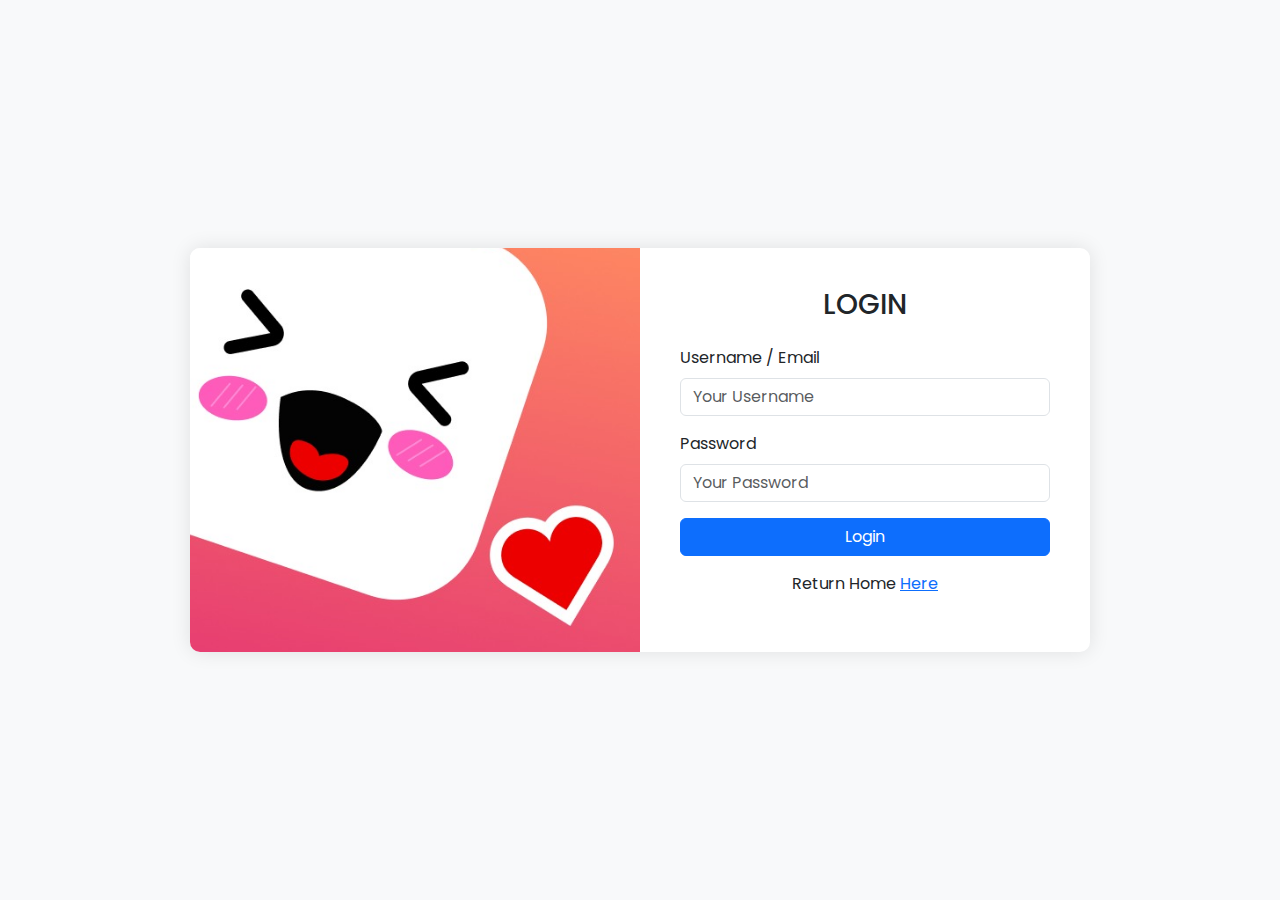
<file: index.html>
<!DOCTYPE html>
<html lang="en">

<head>
    <meta charset="UTF-8">
    <title>Login Form</title>
    <meta name="viewport" content="width=device-width, initial-scale=1.0">

    <link rel="icon" type="image/png" href="assets/img/logo-strfm.jpg">
    <link href="https://cdn.jsdelivr.net/npm/bootstrap@5.3.3/dist/css/bootstrap.min.css" rel="stylesheet">
    <link href="https://fonts.googleapis.com/css2?family=Poppins:wght@300;400;500;600;700&display=swap" rel="stylesheet">
    <link rel="stylesheet" href="assets/css/login.css">

    <style>
        .login-image {
            background: url('assets/img/icon-rentkano.jpeg') no-repeat center center;
            background-size: cover;
            min-height: 300px;
        }
    </style>
</head>

<body>

<div class="container d-flex justify-content-center align-items-center">
    <div class="row login-container">
        <div class="col-md-6 login-image"></div>

        <div class="col-md-6 login-form">
            <h3 class="mb-4 text-center">LOGIN</h3>

            <!-- hanya tambahkan id -->
            <form id="loginForm">
                <input type="hidden" name="id" value="1">

                <div class="mb-3">
                    <label for="username" class="form-label">Username / Email</label>
                    <input type="text" id="email" class="form-control" placeholder="Your Username">
                </div>

                <div class="mb-3">
                    <label for="password" class="form-label">Password</label>
                    <input type="password" id="password" class="form-control" placeholder="Your Password">
                </div>

                <button type="submit" class="btn btn-primary w-100">Login</button>

                <p class="mt-3 text-center">Return Home <a href="#">Here</a></p>

                <div id="result" class="mt-3 text-center text-danger"></div>
            </form>
        </div>
    </div>
</div>

<script>
document.getElementById("loginForm").addEventListener("submit", function(e) {
    e.preventDefault();

    const email = document.getElementById("email").value;
    const password = document.getElementById("password").value;

    fetch("http://52.77.1.104:8080/api/auth/login", {
        method: "POST",
        headers: {
            "Content-Type": "application/json"
        },
        body: JSON.stringify({
            email: email,
            password: password
        })
    })
    .then(res => res.json())
    .then(data => {
        if (data.status === "success") {
            localStorage.setItem("jwt_token", data.data.token);
            window.location.href = "dashboard.html"; // redirect ke dashboard
        } else {
            document.getElementById("result").textContent = data.message || "Login gagal";
        }
    })
    .catch(err => {
        document.getElementById("result").textContent = "Server error";
    });
});
</script>

</body>
</html>
</file>
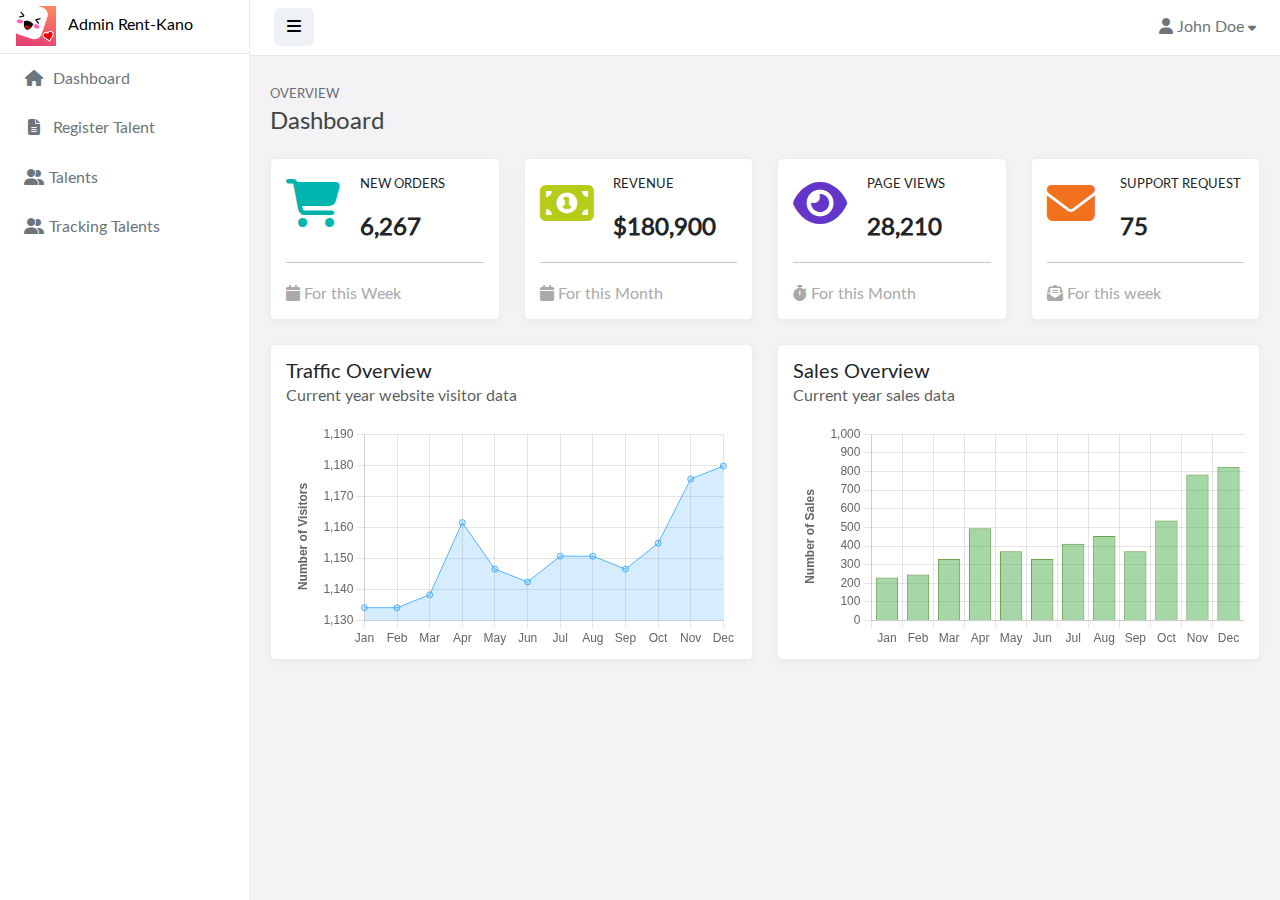
<file: dashboard.html>
<!doctype html>
<!-- 
* Bootstrap Simple Admin Template
* Version: 2.1
* Author: Alexis Luna
* Website: https://github.com/alexis-luna/bootstrap-simple-admin-template
-->
<html lang="en">

<head>
    <meta charset="utf-8">
    <meta name="viewport" content="width=device-width, initial-scale=1, shrink-to-fit=no">
    <meta http-equiv="X-UA-Compatible" content="IE=edge">
    <title>Dashboard | Bootstrap Simple Admin Template</title>
    <link href="assets/vendor/fontawesome/css/fontawesome.min.css" rel="stylesheet">
    <link href="assets/vendor/fontawesome/css/solid.min.css" rel="stylesheet">
    <link href="assets/vendor/fontawesome/css/brands.min.css" rel="stylesheet">
    <link href="assets/vendor/bootstrap/css/bootstrap.min.css" rel="stylesheet">
    <link href="assets/css/master.css" rel="stylesheet">
    <link href="assets/vendor/flagiconcss/css/flag-icon.min.css" rel="stylesheet">
</head>

<body>
    <div class="wrapper">
          <nav id="sidebar">
            <div class="sidebar-header">
                <img src="assets/img/icon-rentkano.jpeg" height="40px" alt="bootraper logo" class="app-logo">
                <span class="ms-2 fs-8 text-black">Admin Rent-Kano</span>
            </div>
            <ul class="list-unstyled components text-secondary">
                <li>
                    <a href="dashboard.html"><i class="fas fa-home"></i> Dashboard</a>
                </li>
                <li>
                    <a href="register-talent.html"><i class="fas fa-file-alt"></i> Register Talent</a>
                </li>
                <li>
                    <a href="talents.html"><i class="fas fa-user-friends"></i>Talents</a>
                </li>
                <li>
                    <a href="tracking-talents.html"><i class="fas fa-user-friends"></i>Tracking Talents</a>
                </li>
            </ul>
        </nav>
        <div id="body">
            <!-- navbar navigation component -->
            <nav class="navbar navbar-expand-lg navbar-white bg-white">
                <button type="button" id="sidebarCollapse" class="btn btn-light">
                    <i class="fas fa-bars"></i><span></span>
                </button>
                <div class="collapse navbar-collapse" id="navbarSupportedContent">
                    <ul class="nav navbar-nav ms-auto">
                        <li class="nav-item dropdown">
                            <div class="nav-dropdown">
                                <a href="#" id="nav2" class="nav-item nav-link dropdown-toggle text-secondary" data-bs-toggle="dropdown" aria-expanded="false">
                                    <i class="fas fa-user"></i> <span>John Doe</span> <i style="font-size: .8em;" class="fas fa-caret-down"></i>
                                </a>
                                <div class="dropdown-menu dropdown-menu-end nav-link-menu">
                                    <ul class="nav-list">
                                        <li><a href="" class="dropdown-item"><i class="fas fa-address-card"></i> Profile</a></li>
                                        <li><a href="" class="dropdown-item"><i class="fas fa-envelope"></i> Messages</a></li>
                                        <li><a href="" class="dropdown-item"><i class="fas fa-cog"></i> Settings</a></li>
                                        <div class="dropdown-divider"></div>
                                        <li><a href="" class="dropdown-item"><i class="fas fa-sign-out-alt"></i> Logout</a></li>
                                    </ul>
                                </div>
                            </div>
                        </li>
                    </ul>
                </div>
            </nav>
            <!-- end of navbar navigation -->
            <div class="content">
                <div class="container">
                    <div class="row">
                        <div class="col-md-12 page-header">
                            <div class="page-pretitle">Overview</div>
                            <h2 class="page-title">Dashboard</h2>
                        </div>
                    </div>
                    <div class="row">
                        <div class="col-sm-6 col-md-6 col-lg-3 mt-3">
                            <div class="card">
                                <div class="content">
                                    <div class="row">
                                        <div class="col-sm-4">
                                            <div class="icon-big text-center">
                                                <i class="teal fas fa-shopping-cart"></i>
                                            </div>
                                        </div>
                                        <div class="col-sm-8">
                                            <div class="detail">
                                                <p class="detail-subtitle">New Orders</p>
                                                <span class="number">6,267</span>
                                            </div>
                                        </div>
                                    </div>
                                    <div class="footer">
                                        <hr />
                                        <div class="stats">
                                            <i class="fas fa-calendar"></i> For this Week
                                        </div>
                                    </div>
                                </div>
                            </div>
                        </div>
                        <div class="col-sm-6 col-md-6 col-lg-3 mt-3">
                            <div class="card">
                                <div class="content">
                                    <div class="row">
                                        <div class="col-sm-4">
                                            <div class="icon-big text-center">
                                                <i class="olive fas fa-money-bill-alt"></i>
                                            </div>
                                        </div>
                                        <div class="col-sm-8">
                                            <div class="detail">
                                                <p class="detail-subtitle">Revenue</p>
                                                <span class="number">$180,900</span>
                                            </div>
                                        </div>
                                    </div>
                                    <div class="footer">
                                        <hr />
                                        <div class="stats">
                                            <i class="fas fa-calendar"></i> For this Month
                                        </div>
                                    </div>
                                </div>
                            </div>
                        </div>
                        <div class="col-sm-6 col-md-6 col-lg-3 mt-3">
                            <div class="card">
                                <div class="content">
                                    <div class="row">
                                        <div class="col-sm-4">
                                            <div class="icon-big text-center">
                                                <i class="violet fas fa-eye"></i>
                                            </div>
                                        </div>
                                        <div class="col-sm-8">
                                            <div class="detail">
                                                <p class="detail-subtitle">Page views</p>
                                                <span class="number">28,210</span>
                                            </div>
                                        </div>
                                    </div>
                                    <div class="footer">
                                        <hr />
                                        <div class="stats">
                                            <i class="fas fa-stopwatch"></i> For this Month
                                        </div>
                                    </div>
                                </div>
                            </div>
                        </div>
                        <div class="col-sm-6 col-md-6 col-lg-3 mt-3">
                            <div class="card">
                                <div class="content">
                                    <div class="row">
                                        <div class="col-sm-4">
                                            <div class="icon-big text-center">
                                                <i class="orange fas fa-envelope"></i>
                                            </div>
                                        </div>
                                        <div class="col-sm-8">
                                            <div class="detail">
                                                <p class="detail-subtitle">Support Request</p>
                                                <span class="number">75</span>
                                            </div>
                                        </div>
                                    </div>
                                    <div class="footer">
                                        <hr />
                                        <div class="stats">
                                            <i class="fas fa-envelope-open-text"></i> For this week
                                        </div>
                                    </div>
                                </div>
                            </div>
                        </div>
                    </div>
                    <div class="row">
                        <div class="col-md-12">
                            <div class="row">
                                <div class="col-md-6">
                                    <div class="card">
                                        <div class="content">
                                            <div class="head">
                                                <h5 class="mb-0">Traffic Overview</h5>
                                                <p class="text-muted">Current year website visitor data</p>
                                            </div>
                                            <div class="canvas-wrapper">
                                                <canvas class="chart" id="trafficflow"></canvas>
                                            </div>
                                        </div>
                                    </div>
                                </div>
                                <div class="col-md-6">
                                    <div class="card">
                                        <div class="content">
                                            <div class="head">
                                                <h5 class="mb-0">Sales Overview</h5>
                                                <p class="text-muted">Current year sales data</p>
                                            </div>
                                            <div class="canvas-wrapper">
                                                <canvas class="chart" id="sales"></canvas>
                                            </div>
                                        </div>
                                    </div>
                                </div>
                            </div>
                        </div>
                    </div>
                </div>
            </div>
        </div>
    </div>
    <script src="assets/vendor/jquery/jquery.min.js"></script>
    <script src="assets/vendor/bootstrap/js/bootstrap.bundle.min.js"></script>
    <script src="assets/vendor/chartsjs/Chart.min.js"></script>
    <script src="assets/js/dashboard-charts.js"></script>
    <script src="assets/js/script.js"></script>
</body>

</html>
</file>
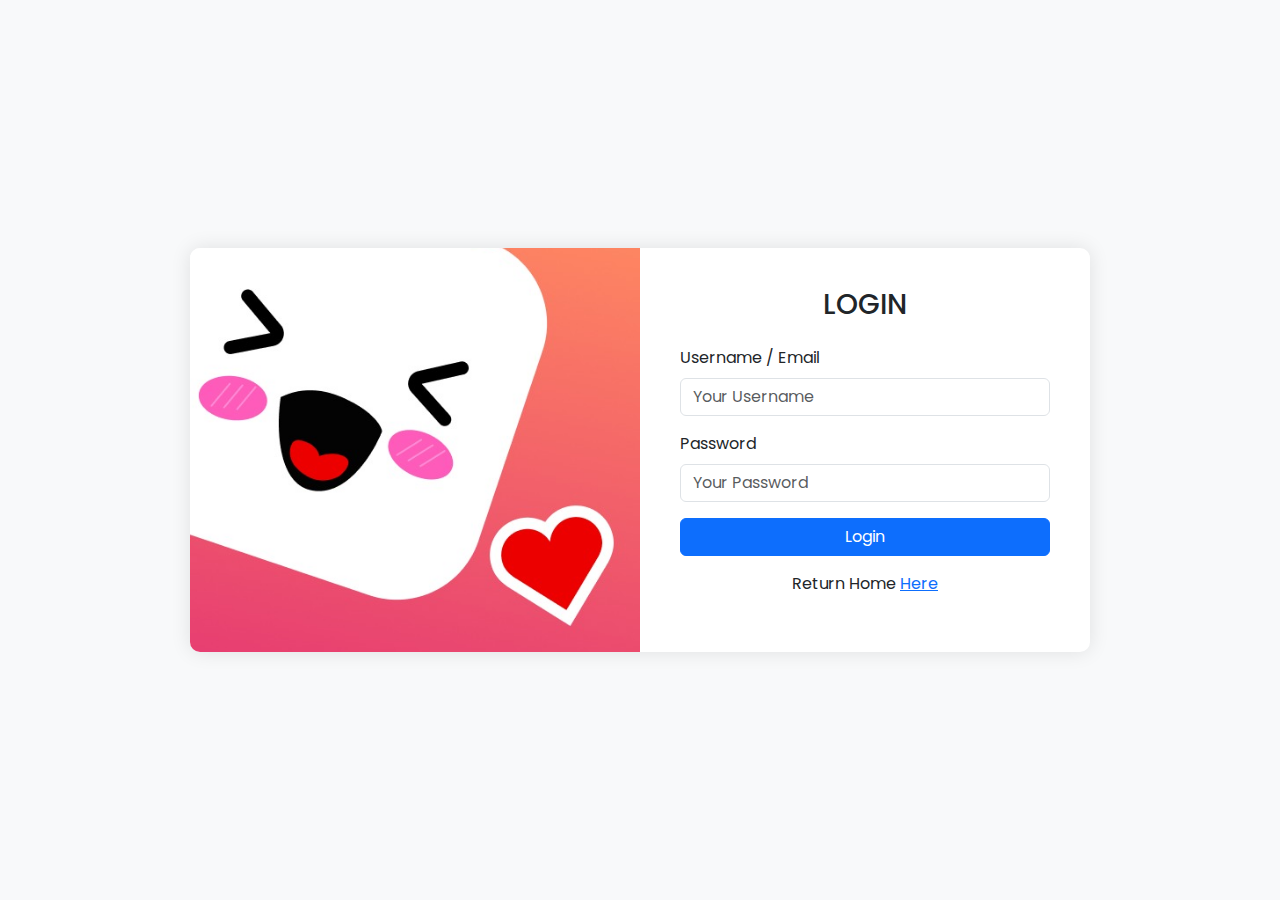
<file: login.html>
<!DOCTYPE html>
<html lang="en">

<head>
    <meta charset="UTF-8">
    <title>Login Form</title>
    <meta name="viewport" content="width=device-width, initial-scale=1.0">

    <link rel="icon" type="image/png" href="assets/img/logo-strfm.jpg">
    <link href="https://cdn.jsdelivr.net/npm/bootstrap@5.3.3/dist/css/bootstrap.min.css" rel="stylesheet">
    <link href="https://fonts.googleapis.com/css2?family=Poppins:wght@300;400;500;600;700&display=swap" rel="stylesheet">
    <link rel="stylesheet" href="assets/css/login.css">

    <style>
        .login-image {
            background: url('assets/img/icon-rentkano.jpeg') no-repeat center center;
            background-size: cover;
            min-height: 300px;
        }
    </style>
</head>

<body>

<div class="container d-flex justify-content-center align-items-center">
    <div class="row login-container">
        <div class="col-md-6 login-image"></div>

        <div class="col-md-6 login-form">
            <h3 class="mb-4 text-center">LOGIN</h3>

            <!-- hanya tambahkan id -->
            <form id="loginForm">
                <input type="hidden" name="id" value="1">

                <div class="mb-3">
                    <label for="username" class="form-label">Username / Email</label>
                    <input type="text" id="email" class="form-control" placeholder="Your Username">
                </div>

                <div class="mb-3">
                    <label for="password" class="form-label">Password</label>
                    <input type="password" id="password" class="form-control" placeholder="Your Password">
                </div>

                <button type="submit" class="btn btn-primary w-100">Login</button>

                <p class="mt-3 text-center">Return Home <a href="#">Here</a></p>

                <div id="result" class="mt-3 text-center text-danger"></div>
            </form>
        </div>
    </div>
</div>

<script>
document.getElementById("loginForm").addEventListener("submit", function(e) {
    e.preventDefault();

    const email = document.getElementById("email").value;
    const password = document.getElementById("password").value;

    fetch("http://52.77.1.104:8080/api/auth/login", {
        method: "POST",
        headers: {
            "Content-Type": "application/json"
        },
        body: JSON.stringify({
            email: email,
            password: password
        })
    })
    .then(res => res.json())
    .then(data => {
        if (data.status === "success") {
            localStorage.setItem("jwt_token", data.data.token);
            window.location.href = "index.html"; // redirect ke dashboard
        } else {
            document.getElementById("result").textContent = data.message || "Login gagal";
        }
    })
    .catch(err => {
        document.getElementById("result").textContent = "Server error";
    });
});
</script>

</body>
</html>
</file>
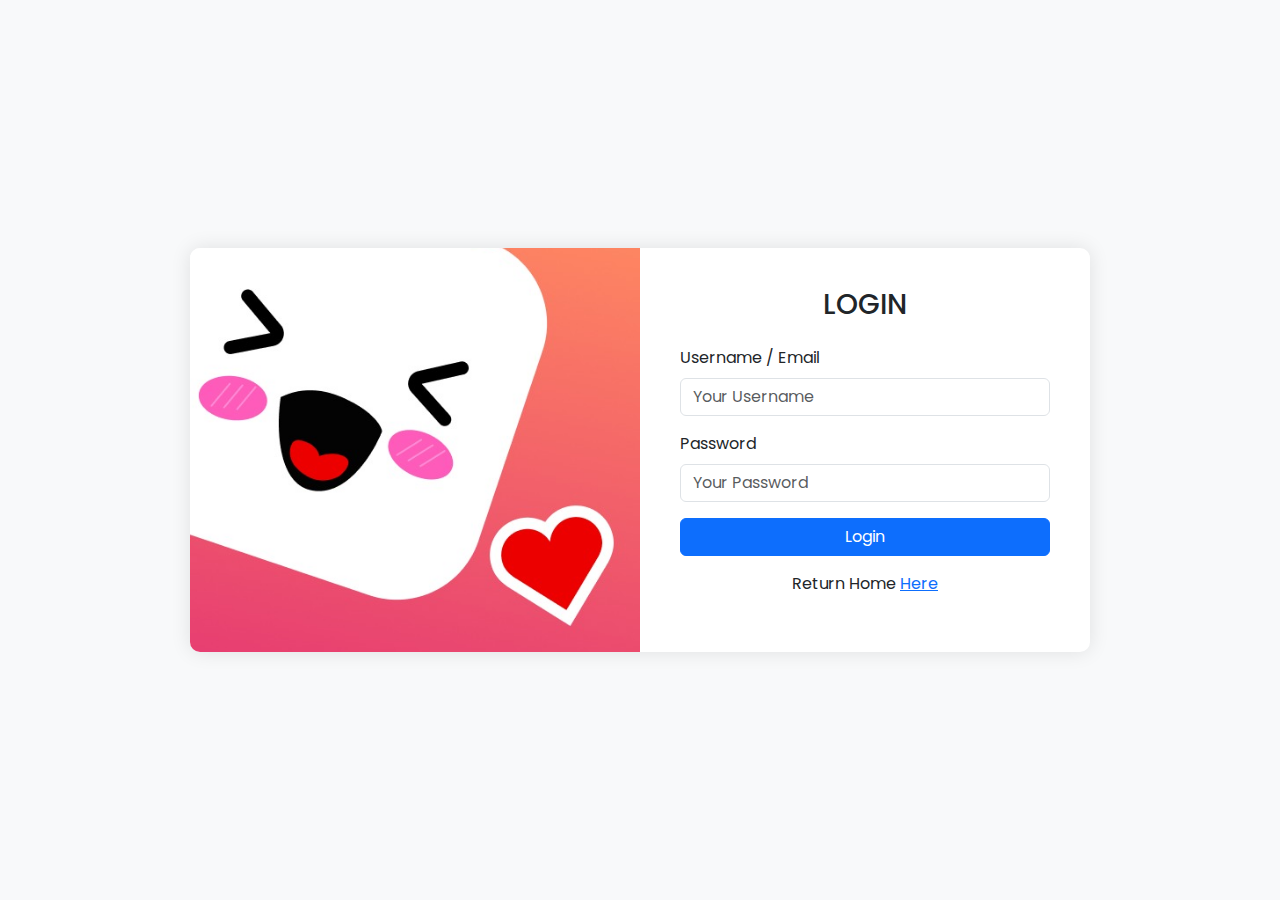
<file: register-talent.html>
<!doctype html>
<html lang="en">

<head>
    <meta charset="utf-8">
    <meta name="viewport" content="width=device-width, initial-scale=1, shrink-to-fit=no">
    <meta http-equiv="X-UA-Compatible" content="IE=edge">
    <title>Forms | Bootstrap Simple Admin Template</title>
    <link href="assets/vendor/fontawesome/css/fontawesome.min.css" rel="stylesheet">
    <link href="assets/vendor/fontawesome/css/solid.min.css" rel="stylesheet">
    <link href="assets/vendor/fontawesome/css/brands.min.css" rel="stylesheet">
    <link href="assets/vendor/bootstrap/css/bootstrap.min.css" rel="stylesheet">
    <link href="assets/css/master.css" rel="stylesheet">
    <style>
        .tag-input {
            display: flex;
            flex-wrap: wrap;
            gap: 6px;
            padding: 6px;
            border: 1px solid #ced4da;
            border-radius: .375rem;
            min-height: calc(1.5em + .75rem + 2px);
        }
        .tag-input input {
            border: none;
            outline: none;
            flex: 1;
            min-width: 120px;
        }
        .tag {
            background: #e9ecef;
            padding: 4px 10px;
            border-radius: 15px;
            font-size: 14px;
            display: flex;
            align-items: center;
        }
        .tag span {
            margin-left: 8px;
            cursor: pointer;
            font-weight: bold;
        }
    </style>
</head>

<body>
    <div class="wrapper">
        <!-- sidebar navigation component -->
          <nav id="sidebar">
            <div class="sidebar-header">
                <img src="assets/img/icon-rentkano.jpeg" height="40px" alt="bootraper logo" class="app-logo">
                <span class="ms-2 fs-8 text-black">Admin Rent-Kano</span>
            </div>
            <ul class="list-unstyled components text-secondary">
                <li>
                    <a href="dashboard.html"><i class="fas fa-home"></i> Dashboard</a>
                </li>
                <li>
                    <a href="register-talent.html"><i class="fas fa-file-alt"></i> Register Talent</a>
                </li>
                <li>
                    <a href="talents.html"><i class="fas fa-user-friends"></i>Talents</a>
                </li>
                <li>
                    <a href="tracking-talents.html"><i class="fas fa-user-friends"></i>Tracking Talents</a>
                </li>
            </ul>
        </nav>
        <!-- end of sidebar component -->
        <div id="body">
            <!-- navbar navigation component -->
            <nav class="navbar navbar-expand-lg navbar-white bg-white">
                <button type="button" id="sidebarCollapse" class="btn btn-light">
                    <i class="fas fa-bars"></i><span></span>
                </button>
                <div class="collapse navbar-collapse" id="navbarSupportedContent">
                    <ul class="nav navbar-nav ms-auto">
                        <li class="nav-item dropdown">
                            <div class="nav-dropdown">
                                <a href="#" id="nav2" class="nav-item nav-link dropdown-toggle text-secondary" data-bs-toggle="dropdown" aria-expanded="false">
                                    <i class="fas fa-user"></i><span id="navbarUsername">Loading...</span><i style="font-size: .8em;" class="fas fa-caret-down"></i>
                                </a>
                                <div class="dropdown-menu dropdown-menu-end nav-link-menu">
                                    <ul class="nav-list">
                                        <li><a href="" class="dropdown-item"><i class="fas fa-address-card"></i> Profile</a></li>
                                        <li><a href="" class="dropdown-item"><i class="fas fa-envelope"></i> Messages</a></li>
                                        <li><a href="" class="dropdown-item"><i class="fas fa-cog"></i> Settings</a></li>
                                        <div class="dropdown-divider"></div>
                                        <li><a href="" class="dropdown-item"><i class="fas fa-sign-out-alt"></i> Logout</a></li>
                                    </ul>
                                </div>
                            </div>
                        </li>
                    </ul>
                </div>
            </nav>
            <!-- end of navbar navigation -->
            <div class="content">
                <div class="container">
                    <div class="page-title">
                        <h3>Forms</h3>
                    </div>
                    <div class="row">
                        <div class="col-lg-12">
                            <div class="card">
                                <div class="card-header">Register Talent</div>
                                <div class="card-body">
                                    <h5 class="card-title">Register Talent</h5>
                                        <form id="talentForm" class="needs-validation" novalidate enctype="multipart/form-data">

                                        <div class="mb-3">
                                            <label class="form-label">Name</label>
                                            <input type="text" class="form-control" name="name" required>
                                        </div>

                                        <div class="mb-3">
                                            <label class="form-label">Age</label>
                                            <input type="number" class="form-control" name="age" required>
                                        </div>

                                        <div class="row g-2">
                                            <div class="mb-3 col-md-6">
                                                <label class="form-label">Height</label>
                                                <input type="number" class="form-control" name="height" required>
                                            </div>
                                            <div class="mb-3 col-md-6">
                                                <label class="form-label">Weight</label>
                                                <input type="number" class="form-control" name="weight" required>
                                            </div>
                                        </div>
                                        <div class="mb-3">
                                            <label class="form-label">Ratings</label>
                                            <input
                                                type="number"
                                                class="form-control"
                                                name="ratings"
                                                step="0.1"
                                                min="0"
                                                max="5"
                                                placeholder="contoh: 1.1"
                                                required
                                            >
                                        </div>

                                        <div class="mb-3">
                                            <label class="form-label">Location</label>
                                            <input type="text" class="form-control" name="location" required>
                                        </div>

                                        <div class="mb-3">
                                            <label class="form-label">Introduction</label>
                                            <input type="text" class="form-control" name="introduction" required>
                                        </div>

                                        <!-- ===== ABOUT ME (DIUBAH JADI TAG, POSISI & STYLE TETAP) ===== -->
                                        <div class="mb-3">
                                            <label class="form-label">About Me</label>
                                            <div class="tag-input" id="aboutMeTags">
                                                <input type="text" placeholder="Type and press Enter">
                                            </div>
                                        </div>

                                        <!-- ===== INTEREST (DIUBAH JADI TAG) ===== -->
                                        <div class="mb-3">
                                            <label class="form-label">Interest</label>
                                            <div class="tag-input" id="interestTags">
                                                <input type="text" placeholder="Type and press Enter">
                                            </div>
                                        </div>

                                        <div class="mb-3">
                                            <label class="form-label">Profile Image</label>
                                            <input type="file" class="form-control" name="profile_image" required>
                                        </div>

                                        <div class="mb-3">
                                            <label class="form-label">Gender</label>
                                            <select name="gender" class="form-select" required>
                                                <option value="">Choose...</option>
                                                <option value="Male">Male</option>
                                                <option value="Female">Female</option>
                                            </select>
                                        </div>

                                        <div class="form-check mb-3">
                                            <input class="form-check-input" type="checkbox" name="premium_status" id="premium">
                                            <label class="form-check-label" for="premium">
                                                Premium Status
                                            </label>
                                        </div>

                                        <button type="submit" class="btn btn-primary">
                                            <i class="fas fa-save"></i> Save
                                        </button>

                                    </form>
                                </div>
                            </div>
                        </div>
                    </div>
                </div>
            </div>
        </div>
    </div>
    <script src="assets/vendor/jquery/jquery.min.js"></script>
    <script src="assets/vendor/bootstrap/js/bootstrap.bundle.min.js"></script>
    <script src="assets/js/form-validator.js"></script>
    <script src="assets/js/script.js"></script>

    <script>
        const token = localStorage.getItem("jwt_token");
        if (!token) {
            alert("Session expired. Please login again.");
            window.location.href = "login.html";
        }
    </script>

<script>
/* TAG HANDLER (KHUSUS ABOUT ME & INTEREST) */
function setupTagInput(id) {
    const container = document.getElementById(id);
    const input = container.querySelector("input");
    const tags = [];

    input.addEventListener("keydown", function(e) {
        if (e.key === "Enter" && input.value.trim()) {
            e.preventDefault();
            const value = input.value.trim();

            if (!tags.includes(value)) {
                tags.push(value);

                const tag = document.createElement("div");
                tag.className = "tag";
                tag.innerHTML = value + '<span>&times;</span>';

                tag.querySelector("span").onclick = () => {
                    tags.splice(tags.indexOf(value), 1);
                    tag.remove();
                };

                container.insertBefore(tag, input);
            }
            input.value = "";
        }
    });

    return () => tags.join(",");
}

const getAboutMe = setupTagInput("aboutMeTags");
const getInterest = setupTagInput("interestTags");

document.getElementById("talentForm").addEventListener("submit", function(e){
    e.preventDefault();

    if(!token){
        alert("Session expired. Please login again.");
        window.location.href = "login.html";
        return;
    }

    const form = this;

    const data = {
        name: form.name.value,
        age: parseInt(form.age.value),
        height: parseInt(form.height.value),
        weight: parseInt(form.weight.value),
        ratings: parseFloat(form.ratings.value),
        location: form.location.value,
        introduction: form.introduction.value,
        about_me: getAboutMe(),
        interest: getInterest(),
        profile_image: form.profile_image.value.split("\\").pop(),
        premium_status: form.premium_status.checked,
        gender: form.gender.value
    };

    fetch("http://52.77.1.104:8080/api/admin/talent/register", {
        method: "POST",
        headers: {
            "Content-Type": "application/json",
            "Authorization": "Bearer " + token
        },
        body: JSON.stringify(data)
    })
    .then(res => res.json())
    .then(result => {
        if(result.status === "success"){
            alert("Talent berhasil ditambahkan!");
            form.reset();
        } else {
            alert("Gagal: " + result.message);
        }
    })
    .catch(() => alert("Gagal koneksi ke server"));
});
</script>
    <script>
      const navbarUser = document.getElementById("navbarUsername");

      if (navbarUser) {
        fetch("http://52.77.1.104:8080/api/user", {
          method: "GET",
          headers: {
            Authorization: "Bearer " + token 
          }
        })
          .then(res => res.json())
          .then(res => {
            if (res.status === "success") {
              navbarUser.textContent =
                res.data.nick_name || res.data.full_name || "Admin";
            } else {
              navbarUser.textContent = "Admin";
            }
          })
          .catch(err => {
            console.error("Gagal ambil user:", err);
            navbarUser.textContent = "Admin";
          });
      }
    </script>

</body>

</html>
</file>
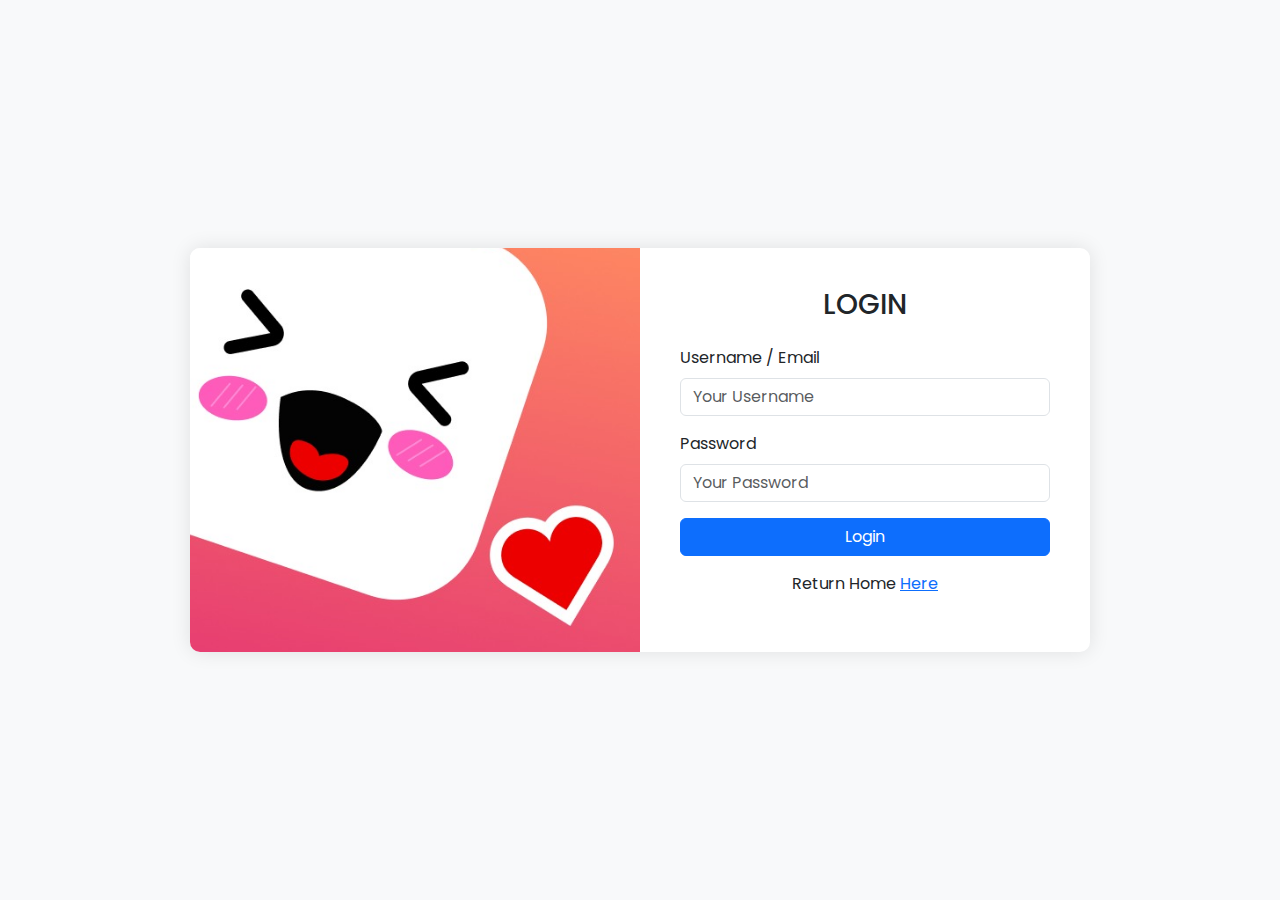
<file: talents.html>
<!DOCTYPE html>
<html lang="en">
  <head>
    <meta charset="utf-8" />
    <meta
      name="viewport"
      content="width=device-width, initial-scale=1, shrink-to-fit=no"
    />
    <meta http-equiv="X-UA-Compatible" content="IE=edge" />
    <title>Users | Bootstrap Simple Admin Template</title>

    <link
      href="assets/vendor/fontawesome/css/fontawesome.min.css"
      rel="stylesheet"
    />
    <link href="assets/vendor/fontawesome/css/solid.min.css" rel="stylesheet" />
    <link
      href="assets/vendor/fontawesome/css/brands.min.css"
      rel="stylesheet"
    />
    <link
      href="assets/vendor/bootstrap/css/bootstrap.min.css"
      rel="stylesheet"
    />
    <link href="assets/vendor/datatables/datatables.min.css" rel="stylesheet" />
    <link href="assets/css/master.css" rel="stylesheet" />
  </head>

  <body>
    <div class="wrapper">
      <!-- ================= SIDEBAR (TIDAK DIUBAH) ================= -->
      <nav id="sidebar">
        <div class="sidebar-header">
          <img
            src="assets/img/icon-rentkano.jpeg"
            height="40px"
            class="app-logo"
          />
          <span class="ms-2 fs-8 text-black">Admin Rent-Kano</span>
        </div>
        <ul class="list-unstyled components text-secondary">
          <li>
            <a href="dashboard.html"><i class="fas fa-home"></i> Dashboard</a>
          </li>
          <li>
            <a href="register-talent.html"
              ><i class="fas fa-file-alt"></i> Register Talent</a
            >
          </li>
          <li>
            <a href="talents.html"><i class="fas fa-user-friends"></i>Talents</a>
          </li>
          <li>
            <a href="tracking-talents.html"><i class="fas fa-user-friends"></i>Tracking Talents</a>
          </li>
        </ul>
      </nav>

      <!-- ================= BODY ================= -->
      <div id="body">
            <!-- navbar navigation component -->
            <nav class="navbar navbar-expand-lg navbar-white bg-white">
                <button type="button" id="sidebarCollapse" class="btn btn-light">
                    <i class="fas fa-bars"></i><span></span>
                </button>
                <div class="collapse navbar-collapse" id="navbarSupportedContent">
                    <ul class="nav navbar-nav ms-auto">
                        <li class="nav-item dropdown">
                            <div class="nav-dropdown">
                                <a href="#" id="nav2" class="nav-item nav-link dropdown-toggle text-secondary" data-bs-toggle="dropdown" aria-expanded="false">
                                  <i class="fas fa-user"></i>
                                  <span id="navbarUsername">Loading...</span>
                                  <i style="font-size: .8em;" class="fas fa-caret-down"></i>
                                </a>
                                <div class="dropdown-menu dropdown-menu-end nav-link-menu">
                                    <ul class="nav-list">
                                        <li><a href="" class="dropdown-item"><i class="fas fa-address-card"></i> Profile</a></li>
                                        <li><a href="" class="dropdown-item"><i class="fas fa-envelope"></i> Messages</a></li>
                                        <li><a href="" class="dropdown-item"><i class="fas fa-cog"></i> Settings</a></li>
                                        <div class="dropdown-divider"></div>
                                        <li><a href="" class="dropdown-item"><i class="fas fa-sign-out-alt"></i> Logout</a></li>
                                    </ul>
                                </div>
                            </div>
                        </li>
                    </ul>
                </div>
            </nav>

        <!-- ================= CONTENT ================= -->
        <div class="content">
          <div class="container">
            <div class="page-title">
              <h3>Talents</h3>
            </div>

            <div class="box box-primary">
              <div class="box-body">
                <table
                  width="100%"
                  class="table table-hover"
                  id="dataTables-example"
                >
                  <thead>
                    <tr>
                      <th>Name</th>
                      <th>Age</th>
                      <th>Gender</th>
                      <th>Location</th>
                      <th>Ratings</th>
                      <th>Premium</th>
                      <th></th>
                    </tr>
                  </thead>
                  <tbody id="talentTable"></tbody>
                </table>
              </div>
            </div>
          </div>
        </div>
      </div>
    </div>

    <div class="modal fade" id="editTalentModal" tabindex="-1">
      <div class="modal-dialog modal-lg">
        <div class="modal-content">
          <form id="editTalentForm" enctype="multipart/form-data">
            <div class="modal-header">
              <h5 class="modal-title">Edit Talent</h5>
              <button
                type="button"
                class="btn-close"
                data-bs-dismiss="modal"
              ></button>
            </div>

            <div class="modal-body">
              <input type="hidden" id="edit_id" />

              <div class="mb-3">
                <label>Name</label>
                <input type="text" class="form-control" id="edit_name" />
              </div>

              <div class="row">
                <div class="col-md-6 mb-3">
                  <label>Age</label>
                  <input type="number" class="form-control" id="edit_age" />
                </div>
                <div class="col-md-6 mb-3">
                  <label>Gender</label>
                  <select class="form-select" id="edit_gender">
                    <option value="Male">Male</option>
                    <option value="Female">Female</option>
                  </select>
                </div>
              </div>

              <div class="row">
                <div class="col-md-6 mb-3">
                  <label>Height</label>
                  <input type="number" class="form-control" id="edit_height" />
                </div>
                <div class="col-md-6 mb-3">
                  <label>Weight</label>
                  <input type="number" class="form-control" id="edit_weight" />
                </div>
              </div>

              <div class="mb-3">
                <label>Ratings</label>
                <input
                  type="number"
                  step="0.1"
                  class="form-control"
                  id="edit_ratings"
                />
              </div>

              <div class="mb-3">
                <label>Location</label>
                <input type="text" class="form-control" id="edit_location" />
              </div>

              <div class="mb-3">
                <label>Introduction</label>
                <input
                  type="text"
                  class="form-control"
                  id="edit_introduction"
                />
              </div>

              <div class="mb-3">
                <label>About Me</label>
                <div class="tag-input" id="editAboutMeTags">
                  <input type="text" placeholder="Type and press Enter" />
                </div>
              </div>

              <div class="mb-3">
                <label>Interest</label>
                <div class="tag-input" id="editInterestTags">
                  <input type="text" placeholder="Type and press Enter" />
                </div>
              </div>

              <div class="mb-3">
                <label>Profile Image</label>
                <input
                  type="file"
                  class="form-control"
                  id="edit_profile_image"
                />
              </div>

              <div class="form-check">
                <input
                  class="form-check-input"
                  type="checkbox"
                  id="edit_premium"
                />
                <label class="form-check-label">Premium Status</label>
              </div>
            </div>

            <div class="modal-footer">
              <button type="submit" class="btn btn-primary">Update</button>
            </div>
          </form>
        </div>
      </div>
    </div>

    <!-- ================= SCRIPT ================= -->
    <script src="assets/vendor/jquery/jquery.min.js"></script>
    <script src="assets/vendor/bootstrap/js/bootstrap.bundle.min.js"></script>
    <script src="assets/vendor/datatables/datatables.min.js"></script>
    <script src="assets/js/script.js"></script>

    <script>
      let editAboutMeTags = [];
      let editInterestTags = [];

      function renderTags(containerId, tagsArray) {
        const container = document.getElementById(containerId);
        const input = container.querySelector("input");

        container.querySelectorAll(".tag").forEach((t) => t.remove());

        tagsArray.forEach((text, index) => {
          const tag = document.createElement("span");
          tag.className = "tag badge bg-secondary me-1";
          tag.innerHTML = `${text} <span style="cursor:pointer" data-index="${index}">&times;</span>`;
          container.insertBefore(tag, input);

          tag.querySelector("span").onclick = () => {
            tagsArray.splice(index, 1);
            renderTags(containerId, tagsArray);
          };
        });
      }

      function initTagInput(containerId, tagsArray) {
        const container = document.getElementById(containerId);
        const input = container.querySelector("input");

        input.addEventListener("keydown", function (e) {
          if (e.key === "Enter" && input.value.trim()) {
            e.preventDefault();
            tagsArray.push(input.value.trim());
            input.value = "";
            renderTags(containerId, tagsArray);
          }
        });
      }

      initTagInput("editAboutMeTags", editAboutMeTags);
      initTagInput("editInterestTags", editInterestTags);
    </script>

    <script>
      const token = localStorage.getItem("jwt_token");
      if (!token) location.href = "login.html";

      let talentsMap = {};

      fetch("http://52.77.1.104:8080/api/talents", {
        headers: { Authorization: "Bearer " + token },
      })
        .then((res) => res.json())
        .then((result) => {
          const tableBody = document.getElementById("talentTable");
          tableBody.innerHTML = "";

          result.data.talents.forEach((t) => {
            talentsMap[t.id] = t;

            tableBody.innerHTML += `
          <tr>
            <td>${t.name}</td>
            <td>${t.age}</td>
            <td>${t.gender}</td>
            <td>${t.location}</td>
            <td>${t.ratings}</td>
            <td>
              ${
                t.premium_status
                  ? '<span class="badge bg-success">Premium</span>'
                  : '<span class="badge bg-secondary">Free</span>'
              }
            </td>
            <td class="text-end">
              <a href="#" class="btn btn-outline-info btn-edit" data-id="${
                t.id
              }">
                <i class="fas fa-pen"></i>
              </a>
              <a href="#" class="btn btn-outline-danger btn-delete ms-1" data-id="${
                t.id
              }">
                <i class="fas fa-trash"></i>
              </a>
            </td>
          </tr>`;
          });

          $("#dataTables-example").DataTable();
        });

      document.addEventListener("click", (e) => {
        const btn = e.target.closest(".btn-edit");
        if (!btn) return;

        const t = talentsMap[btn.dataset.id];

        edit_id.value = t.id;
        edit_name.value = t.name;
        edit_age.value = t.age;
        edit_gender.value = t.gender?.charAt(0).toUpperCase() + t.gender?.slice(1).toLowerCase();
        edit_height.value = t.height;
        edit_weight.value = t.weight;
        edit_ratings.value = t.ratings;
        edit_location.value = t.location;
        edit_introduction.value = t.introduction;
        edit_premium.checked = t.premium_status;

        // ===== RESET ARRAY (JANGAN GANTI REFERENSI) =====
        editAboutMeTags.length = 0;
        editInterestTags.length = 0;

        // ===== ISI DARI DATA BACKEND =====
        if (t.about_me) {
          t.about_me.split(",").forEach((x) => editAboutMeTags.push(x.trim()));
        }

        if (t.interest) {
          t.interest.split(",").forEach((x) => editInterestTags.push(x.trim()));
        }

        renderTags("editAboutMeTags", editAboutMeTags);
        renderTags("editInterestTags", editInterestTags);

        new bootstrap.Modal(editTalentModal).show();
      });

      editTalentForm.addEventListener("submit", function (e) {
        e.preventDefault();

        const id = edit_id.value;

        const payload = {
          name: edit_name.value,
          age: parseInt(edit_age.value),
          height: parseInt(edit_height.value),
          weight: parseInt(edit_weight.value),
          ratings: parseFloat(edit_ratings.value),
          location: edit_location.value,
          introduction: edit_introduction.value,
          about_me: editAboutMeTags.join(","), 
          interest: editInterestTags.join(","),
          gender: edit_gender.value.toUpperCase(),
          premium_status: edit_premium.checked,
          profile_image:
            talentsMap[id].profile_image || talentsMap[id].profileImage || "",
        };

        fetch(`http://52.77.1.104:8080/api/admin/talent/update/${id}`, {
          method: "PUT",
          headers: {
            Authorization: "Bearer " + token,
            "Content-Type": "application/json",
          },
          body: JSON.stringify(payload),
        })
          .then((res) => res.json())
          .then((res) => {
            if (res.status === "success") {
              alert("Talent berhasil diupdate");

              // 🔥 UPDATE DATA LOKAL
              talentsMap[id].about_me = payload.about_me;
              talentsMap[id].interest = payload.interest;
              talentsMap[id].introduction = payload.introduction;
              talentsMap[id].location = payload.location;
              talentsMap[id].ratings = payload.ratings;
              talentsMap[id].premium_status = payload.premium_status;

              bootstrap.Modal.getInstance(editTalentModal).hide();
            } else {
              alert("Update gagal: " + res.message);
            }
          })
          .catch((err) => {
            console.error(err);
            alert("Gagal update data");
          });
      });
    </script>

    <script>
      document.addEventListener("click", function (e) {
        const btn = e.target.closest(".btn-delete");
        if (!btn) return;

        e.preventDefault();

        const id = btn.dataset.id;
        if (!id) {
          alert("ID tidak ditemukan");
          return;
        }

        if (!confirm("Yakin ingin menghapus talent ini?")) return;

        fetch(`http://52.77.1.104:8080/api/admin/talent/delete/${id}`, {
          method: "DELETE", // ganti ke POST jika backend pakai POST
          headers: {
            Authorization: "Bearer " + token,
          },
        })
          .then((res) => res.json())
          .then((res) => {
            if (res.status === "success") {
              alert("Talent berhasil dihapus");
              location.reload();
            } else {
              alert("Gagal hapus: " + res.message);
            }
          })
          .catch((err) => {
            console.error(err);
            alert("Gagal menghapus data");
          });
      });
    </script>
    <script>
      const navbarUser = document.getElementById("navbarUsername");

      if (navbarUser) {
        fetch("http://52.77.1.104:8080/api/user", {
          method: "GET",
          headers: {
            Authorization: "Bearer " + token // ✅ PAKAI TOKEN YANG SUDAH ADA
          }
        })
          .then(res => res.json())
          .then(res => {
            if (res.status === "success") {
              navbarUser.textContent =
                res.data.nick_name || res.data.full_name || "Admin";
            } else {
              navbarUser.textContent = "Admin";
            }
          })
          .catch(err => {
            console.error("Gagal ambil user:", err);
            navbarUser.textContent = "Admin";
          });
      }
    </script>
  </body>
</html>
</file>
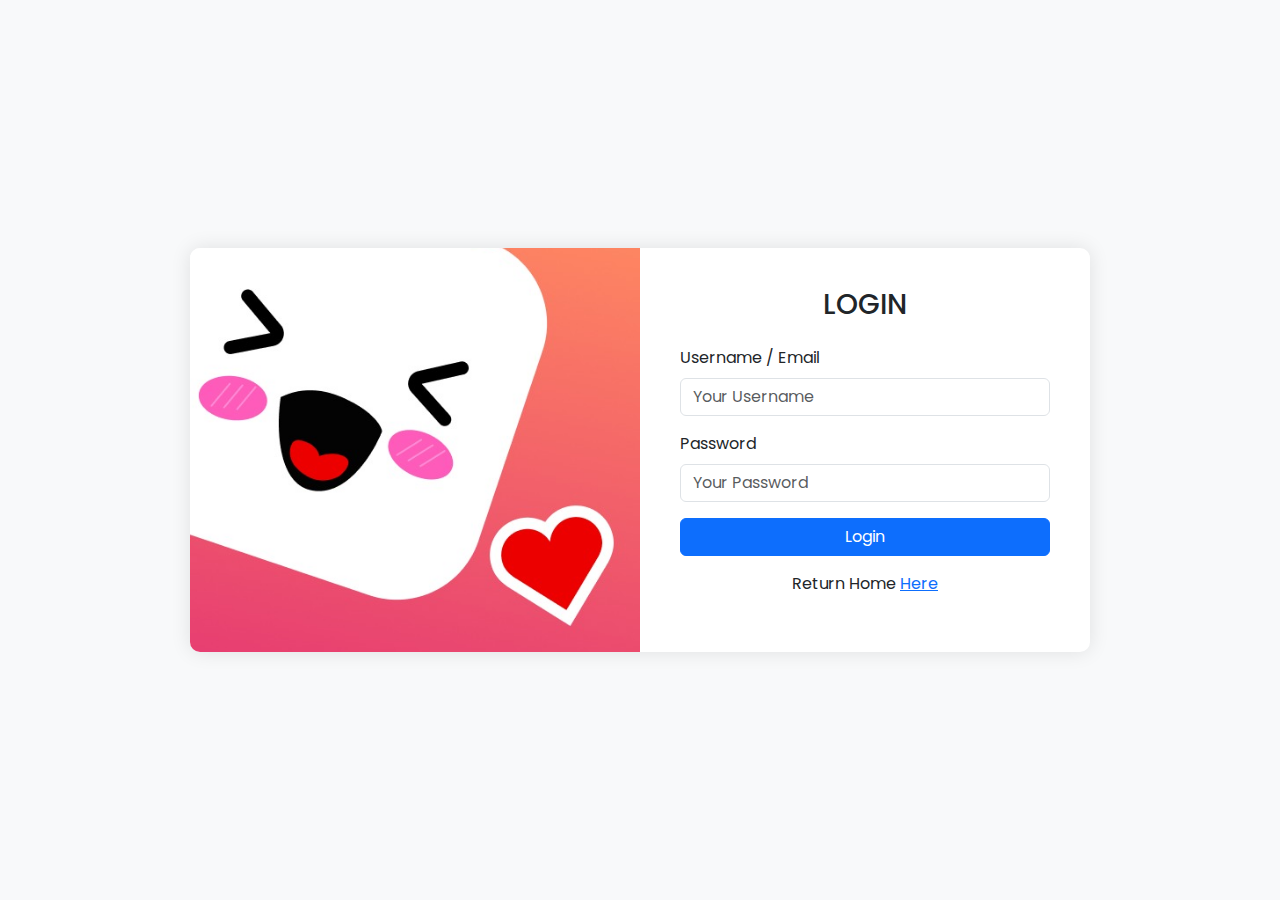
<file: tracking-talents.html>
<!DOCTYPE html>
<html lang="en">
<head>
  <meta charset="utf-8" />
  <meta
    name="viewport"
    content="width=device-width, initial-scale=1, shrink-to-fit=no"
  />
  <meta http-equiv="X-UA-Compatible" content="IE=edge" />
  <title>Orders | Bootstrap Simple Admin Template</title>

  <link href="assets/vendor/fontawesome/css/fontawesome.min.css" rel="stylesheet" />
  <link href="assets/vendor/fontawesome/css/solid.min.css" rel="stylesheet" />
  <link href="assets/vendor/fontawesome/css/brands.min.css" rel="stylesheet" />
  <link href="assets/vendor/bootstrap/css/bootstrap.min.css" rel="stylesheet" />
  <link href="assets/vendor/datatables/datatables.min.css" rel="stylesheet" />
  <link href="assets/css/master.css" rel="stylesheet" />
</head>

<body>
  <div class="wrapper">

    <!-- ================= SIDEBAR (TIDAK DIUBAH) ================= -->
    <nav id="sidebar">
      <div class="sidebar-header">
        <img
          src="assets/img/icon-rentkano.jpeg"
          height="40px"
          class="app-logo"
        />
        <span class="ms-2 fs-8 text-black">Admin Rent-Kano</span>
      </div>
            <ul class="list-unstyled components text-secondary">
                <li>
                    <a href="dashboard.html"><i class="fas fa-home"></i> Dashboard</a>
                </li>
                <li>
                    <a href="register-talent.html"><i class="fas fa-file-alt"></i> Register Talent</a>
                </li>
                <li>
                    <a href="talents.html"><i class="fas fa-user-friends"></i>Talents</a>
                </li>
                <li>
                    <a href="tracking-talents.html"><i class="fas fa-user-friends"></i>Tracking Talents</a>
                </li>
            </ul>
    </nav>

    <!-- ================= BODY ================= -->
    <div id="body">

      <!-- ================= NAVBAR (TIDAK DIUBAH) ================= -->
      <nav class="navbar navbar-expand-lg navbar-white bg-white">
        <button type="button" id="sidebarCollapse" class="btn btn-light">
          <i class="fas fa-bars"></i><span></span>
        </button>
        <div class="collapse navbar-collapse" id="navbarSupportedContent">
          <ul class="nav navbar-nav ms-auto">
            <li class="nav-item dropdown">
              <div class="nav-dropdown">
                <a
                  href="#"
                  class="nav-item nav-link dropdown-toggle text-secondary"
                  data-bs-toggle="dropdown"
                >
                  <i class="fas fa-user"></i>
                  <span id="navbarUsername">Loading...</span>
                  <i style="font-size: .8em;" class="fas fa-caret-down"></i>
                </a>
              </div>
            </li>
          </ul>
        </div>
      </nav>

      <!-- ================= CONTENT (ORDERS) ================= -->
      <div class="content">
        <div class="container">

          <div class="page-title">
            <h3>Orders</h3>
          </div>

          <div class="card">
            <div class="card-body">
              <table
                width="100%"
                class="table table-hover"
                id="ordersTable"
              >
                <thead>
                  <tr>
                    <th>ID</th>
                    <th>Invoice</th>
                    <th>User</th>
                    <th>Talent</th>
                    <th>Session</th>
                    <th>Start</th>
                    <th>Total</th>
                    <th>Status</th>
                    <th class="text-end">Action</th>
                  </tr>
                </thead>
                <tbody id="ordersBody"></tbody>
              </table>
            </div>
          </div>

        </div>
      </div>
    </div>
  </div>

  <!-- ================= SCRIPT ================= -->
  <script src="assets/vendor/jquery/jquery.min.js"></script>
  <script src="assets/vendor/bootstrap/js/bootstrap.bundle.min.js"></script>
  <script src="assets/vendor/datatables/datatables.min.js"></script>
  <script src="assets/js/script.js"></script>

  <script>
    const DOMAIN = "http://52.77.1.104:8080";
    const token = localStorage.getItem("jwt_token");

    if (!token) location.href = "login.html";

    fetch(`${DOMAIN}/api/admin/orders`, {
      headers: {
        Authorization: "Bearer " + token,
      },
    })
      .then((res) => res.json())
      .then((res) => {
        const tbody = document.getElementById("ordersBody");
        tbody.innerHTML = "";

        res.data.forEach((order) => {
          const user = order.reservation.users;
          const talent = order.reservation.talents;

          tbody.innerHTML += `
            <tr>
              <td>${order.id}</td>
              <td>${order.invoice_number}</td>
              <td>${user.full_name}</td>
              <td>${talent.name}</td>
              <td>${order.reservation.session_mode}</td>
              <td>${formatDate(order.reservation.start_date_time)}</td>
              <td>Rp ${order.total}</td>
              <td>${statusBadge(order.status)}</td>
              <td class="text-end">
                ${renderActions(order)}
              </td>
            </tr>
          `;
        });

        $("#ordersTable").DataTable();
      });

    function statusBadge(status) {
      const map = {
        "pending": "warning",
        "in progress": "info",
        "finished": "success",
        "canceled": "danger",
      };
      return `<span class="badge bg-${map[status] || "secondary"}">${status}</span>`;
    }

    function renderActions(order) {
      // sebelum di-accept
      if (order.status === "pending") {
        return `
          <button class="btn btn-sm btn-success"
            onclick="updateOrder(${order.id}, 'accept')">
            Accept
          </button>
          <button class="btn btn-sm btn-danger ms-1"
            onclick="updateOrder(${order.id}, 'cancel')">
            Cancel
          </button>
        `;
      }

      // setelah accept → in progress
      if (order.status === "in progress") {
        return `
          <button class="btn btn-sm btn-primary"
            onclick="updateOrder(${order.id}, 'finish')">
            Finish
          </button>
          <button class="btn btn-sm btn-danger ms-1"
            onclick="updateOrder(${order.id}, 'cancel')">
            Cancel
          </button>
        `;
      }

      // finished / canceled
      return "-";
    }


    function updateOrder(id, action) {
      if (!confirm(`Yakin ${action} order ini?`)) return;

      fetch(`${DOMAIN}/api/admin/orders/${action}/${id}`, {
        method: "PUT",
        headers: {
          Authorization: "Bearer " + token,
        },
      })
        .then((res) => res.json())
        .then((res) => {
          if (res.status === "success") {
            alert("Order berhasil diupdate");
            location.reload();
          } else {
            alert(res.message);
          }
        })
        .catch(() => alert("Server error"));
    }

    function formatDate(dateStr) {
      return new Date(dateStr).toLocaleString("id-ID");
    }
  </script>
      <script>
      const navbarUser = document.getElementById("navbarUsername");

      if (navbarUser) {
        fetch("http://52.77.1.104:8080/api/user", {
          method: "GET",
          headers: {
            Authorization: "Bearer " + token 
          }
        })
          .then(res => res.json())
          .then(res => {
            if (res.status === "success") {
              navbarUser.textContent =
                res.data.nick_name || res.data.full_name || "Admin";
            } else {
              navbarUser.textContent = "Admin";
            }
          })
          .catch(err => {
            console.error("Gagal ambil user:", err);
            navbarUser.textContent = "Admin";
          });
      }
    </script>
</body>
</html>
</file>
<file: assets/css/login.css>
body {
    font-family: 'Poppins', sans-serif;
    height: 100vh;
    display: flex;
    align-items: center;
    justify-content: center;
    background-color: #f8f9fa; 
}
.login-container {
    max-width: 900px;
    width: 100%;
    background: white;
    border-radius: 10px;
    overflow: hidden;
    box-shadow: 0px 0px 20px rgba(0, 0, 0, 0.1);
}

.login-form {
    padding: 40px;
}
@media (max-width: 768px) {
    .login-image {
        min-height: 200px;
    }
}
</file>
<file: assets/vendor/fontawesome/css/solid.min.css>
/*!
 * Font Awesome Free 6.5.2 by @fontawesome - https://fontawesome.com
 * License - https://fontawesome.com/license/free (Icons: CC BY 4.0, Fonts: SIL OFL 1.1, Code: MIT License)
 * Copyright 2024 Fonticons, Inc.
 */
:host,:root{--fa-style-family-classic:"Font Awesome 6 Free";--fa-font-solid:normal 900 1em/1 "Font Awesome 6 Free"}@font-face{font-family:"Font Awesome 6 Free";font-style:normal;font-weight:900;font-display:block;src:url(../webfonts/fa-solid-900.woff2) format("woff2"),url(../webfonts/fa-solid-900.ttf) format("truetype")}.fa-solid,.fas{font-weight:900}
</file>
<file: assets/vendor/fontawesome/css/brands.min.css>
/*!
 * Font Awesome Free 6.5.2 by @fontawesome - https://fontawesome.com
 * License - https://fontawesome.com/license/free (Icons: CC BY 4.0, Fonts: SIL OFL 1.1, Code: MIT License)
 * Copyright 2024 Fonticons, Inc.
 */
:host,:root{--fa-style-family-brands:"Font Awesome 6 Brands";--fa-font-brands:normal 400 1em/1 "Font Awesome 6 Brands"}@font-face{font-family:"Font Awesome 6 Brands";font-style:normal;font-weight:400;font-display:block;src:url(../webfonts/fa-brands-400.woff2) format("woff2"),url(../webfonts/fa-brands-400.ttf) format("truetype")}.fa-brands,.fab{font-weight:400}.fa-monero:before{content:"\f3d0"}.fa-hooli:before{content:"\f427"}.fa-yelp:before{content:"\f1e9"}.fa-cc-visa:before{content:"\f1f0"}.fa-lastfm:before{content:"\f202"}.fa-shopware:before{content:"\f5b5"}.fa-creative-commons-nc:before{content:"\f4e8"}.fa-aws:before{content:"\f375"}.fa-redhat:before{content:"\f7bc"}.fa-yoast:before{content:"\f2b1"}.fa-cloudflare:before{content:"\e07d"}.fa-ups:before{content:"\f7e0"}.fa-pixiv:before{content:"\e640"}.fa-wpexplorer:before{content:"\f2de"}.fa-dyalog:before{content:"\f399"}.fa-bity:before{content:"\f37a"}.fa-stackpath:before{content:"\f842"}.fa-buysellads:before{content:"\f20d"}.fa-first-order:before{content:"\f2b0"}.fa-modx:before{content:"\f285"}.fa-guilded:before{content:"\e07e"}.fa-vnv:before{content:"\f40b"}.fa-js-square:before,.fa-square-js:before{content:"\f3b9"}.fa-microsoft:before{content:"\f3ca"}.fa-qq:before{content:"\f1d6"}.fa-orcid:before{content:"\f8d2"}.fa-java:before{content:"\f4e4"}.fa-invision:before{content:"\f7b0"}.fa-creative-commons-pd-alt:before{content:"\f4ed"}.fa-centercode:before{content:"\f380"}.fa-glide-g:before{content:"\f2a6"}.fa-drupal:before{content:"\f1a9"}.fa-jxl:before{content:"\e67b"}.fa-hire-a-helper:before{content:"\f3b0"}.fa-creative-commons-by:before{content:"\f4e7"}.fa-unity:before{content:"\e049"}.fa-whmcs:before{content:"\f40d"}.fa-rocketchat:before{content:"\f3e8"}.fa-vk:before{content:"\f189"}.fa-untappd:before{content:"\f405"}.fa-mailchimp:before{content:"\f59e"}.fa-css3-alt:before{content:"\f38b"}.fa-reddit-square:before,.fa-square-reddit:before{content:"\f1a2"}.fa-vimeo-v:before{content:"\f27d"}.fa-contao:before{content:"\f26d"}.fa-square-font-awesome:before{content:"\e5ad"}.fa-deskpro:before{content:"\f38f"}.fa-brave:before{content:"\e63c"}.fa-sistrix:before{content:"\f3ee"}.fa-instagram-square:before,.fa-square-instagram:before{content:"\e055"}.fa-battle-net:before{content:"\f835"}.fa-the-red-yeti:before{content:"\f69d"}.fa-hacker-news-square:before,.fa-square-hacker-news:before{content:"\f3af"}.fa-edge:before{content:"\f282"}.fa-threads:before{content:"\e618"}.fa-napster:before{content:"\f3d2"}.fa-snapchat-square:before,.fa-square-snapchat:before{content:"\f2ad"}.fa-google-plus-g:before{content:"\f0d5"}.fa-artstation:before{content:"\f77a"}.fa-markdown:before{content:"\f60f"}.fa-sourcetree:before{content:"\f7d3"}.fa-google-plus:before{content:"\f2b3"}.fa-diaspora:before{content:"\f791"}.fa-foursquare:before{content:"\f180"}.fa-stack-overflow:before{content:"\f16c"}.fa-github-alt:before{content:"\f113"}.fa-phoenix-squadron:before{content:"\f511"}.fa-pagelines:before{content:"\f18c"}.fa-algolia:before{content:"\f36c"}.fa-red-river:before{content:"\f3e3"}.fa-creative-commons-sa:before{content:"\f4ef"}.fa-safari:before{content:"\f267"}.fa-google:before{content:"\f1a0"}.fa-font-awesome-alt:before,.fa-square-font-awesome-stroke:before{content:"\f35c"}.fa-atlassian:before{content:"\f77b"}.fa-linkedin-in:before{content:"\f0e1"}.fa-digital-ocean:before{content:"\f391"}.fa-nimblr:before{content:"\f5a8"}.fa-chromecast:before{content:"\f838"}.fa-evernote:before{content:"\f839"}.fa-hacker-news:before{content:"\f1d4"}.fa-creative-commons-sampling:before{content:"\f4f0"}.fa-adversal:before{content:"\f36a"}.fa-creative-commons:before{content:"\f25e"}.fa-watchman-monitoring:before{content:"\e087"}.fa-fonticons:before{content:"\f280"}.fa-weixin:before{content:"\f1d7"}.fa-shirtsinbulk:before{content:"\f214"}.fa-codepen:before{content:"\f1cb"}.fa-git-alt:before{content:"\f841"}.fa-lyft:before{content:"\f3c3"}.fa-rev:before{content:"\f5b2"}.fa-windows:before{content:"\f17a"}.fa-wizards-of-the-coast:before{content:"\f730"}.fa-square-viadeo:before,.fa-viadeo-square:before{content:"\f2aa"}.fa-meetup:before{content:"\f2e0"}.fa-centos:before{content:"\f789"}.fa-adn:before{content:"\f170"}.fa-cloudsmith:before{content:"\f384"}.fa-opensuse:before{content:"\e62b"}.fa-pied-piper-alt:before{content:"\f1a8"}.fa-dribbble-square:before,.fa-square-dribbble:before{content:"\f397"}.fa-codiepie:before{content:"\f284"}.fa-node:before{content:"\f419"}.fa-mix:before{content:"\f3cb"}.fa-steam:before{content:"\f1b6"}.fa-cc-apple-pay:before{content:"\f416"}.fa-scribd:before{content:"\f28a"}.fa-debian:before{content:"\e60b"}.fa-openid:before{content:"\f19b"}.fa-instalod:before{content:"\e081"}.fa-expeditedssl:before{content:"\f23e"}.fa-sellcast:before{content:"\f2da"}.fa-square-twitter:before,.fa-twitter-square:before{content:"\f081"}.fa-r-project:before{content:"\f4f7"}.fa-delicious:before{content:"\f1a5"}.fa-freebsd:before{content:"\f3a4"}.fa-vuejs:before{content:"\f41f"}.fa-accusoft:before{content:"\f369"}.fa-ioxhost:before{content:"\f208"}.fa-fonticons-fi:before{content:"\f3a2"}.fa-app-store:before{content:"\f36f"}.fa-cc-mastercard:before{content:"\f1f1"}.fa-itunes-note:before{content:"\f3b5"}.fa-golang:before{content:"\e40f"}.fa-kickstarter:before,.fa-square-kickstarter:before{content:"\f3bb"}.fa-grav:before{content:"\f2d6"}.fa-weibo:before{content:"\f18a"}.fa-uncharted:before{content:"\e084"}.fa-firstdraft:before{content:"\f3a1"}.fa-square-youtube:before,.fa-youtube-square:before{content:"\f431"}.fa-wikipedia-w:before{content:"\f266"}.fa-rendact:before,.fa-wpressr:before{content:"\f3e4"}.fa-angellist:before{content:"\f209"}.fa-galactic-republic:before{content:"\f50c"}.fa-nfc-directional:before{content:"\e530"}.fa-skype:before{content:"\f17e"}.fa-joget:before{content:"\f3b7"}.fa-fedora:before{content:"\f798"}.fa-stripe-s:before{content:"\f42a"}.fa-meta:before{content:"\e49b"}.fa-laravel:before{content:"\f3bd"}.fa-hotjar:before{content:"\f3b1"}.fa-bluetooth-b:before{content:"\f294"}.fa-square-letterboxd:before{content:"\e62e"}.fa-sticker-mule:before{content:"\f3f7"}.fa-creative-commons-zero:before{content:"\f4f3"}.fa-hips:before{content:"\f452"}.fa-behance:before{content:"\f1b4"}.fa-reddit:before{content:"\f1a1"}.fa-discord:before{content:"\f392"}.fa-chrome:before{content:"\f268"}.fa-app-store-ios:before{content:"\f370"}.fa-cc-discover:before{content:"\f1f2"}.fa-wpbeginner:before{content:"\f297"}.fa-confluence:before{content:"\f78d"}.fa-shoelace:before{content:"\e60c"}.fa-mdb:before{content:"\f8ca"}.fa-dochub:before{content:"\f394"}.fa-accessible-icon:before{content:"\f368"}.fa-ebay:before{content:"\f4f4"}.fa-amazon:before{content:"\f270"}.fa-unsplash:before{content:"\e07c"}.fa-yarn:before{content:"\f7e3"}.fa-square-steam:before,.fa-steam-square:before{content:"\f1b7"}.fa-500px:before{content:"\f26e"}.fa-square-vimeo:before,.fa-vimeo-square:before{content:"\f194"}.fa-asymmetrik:before{content:"\f372"}.fa-font-awesome-flag:before,.fa-font-awesome-logo-full:before,.fa-font-awesome:before{content:"\f2b4"}.fa-gratipay:before{content:"\f184"}.fa-apple:before{content:"\f179"}.fa-hive:before{content:"\e07f"}.fa-gitkraken:before{content:"\f3a6"}.fa-keybase:before{content:"\f4f5"}.fa-apple-pay:before{content:"\f415"}.fa-padlet:before{content:"\e4a0"}.fa-amazon-pay:before{content:"\f42c"}.fa-github-square:before,.fa-square-github:before{content:"\f092"}.fa-stumbleupon:before{content:"\f1a4"}.fa-fedex:before{content:"\f797"}.fa-phoenix-framework:before{content:"\f3dc"}.fa-shopify:before{content:"\e057"}.fa-neos:before{content:"\f612"}.fa-square-threads:before{content:"\e619"}.fa-hackerrank:before{content:"\f5f7"}.fa-researchgate:before{content:"\f4f8"}.fa-swift:before{content:"\f8e1"}.fa-angular:before{content:"\f420"}.fa-speakap:before{content:"\f3f3"}.fa-angrycreative:before{content:"\f36e"}.fa-y-combinator:before{content:"\f23b"}.fa-empire:before{content:"\f1d1"}.fa-envira:before{content:"\f299"}.fa-google-scholar:before{content:"\e63b"}.fa-gitlab-square:before,.fa-square-gitlab:before{content:"\e5ae"}.fa-studiovinari:before{content:"\f3f8"}.fa-pied-piper:before{content:"\f2ae"}.fa-wordpress:before{content:"\f19a"}.fa-product-hunt:before{content:"\f288"}.fa-firefox:before{content:"\f269"}.fa-linode:before{content:"\f2b8"}.fa-goodreads:before{content:"\f3a8"}.fa-odnoklassniki-square:before,.fa-square-odnoklassniki:before{content:"\f264"}.fa-jsfiddle:before{content:"\f1cc"}.fa-sith:before{content:"\f512"}.fa-themeisle:before{content:"\f2b2"}.fa-page4:before{content:"\f3d7"}.fa-hashnode:before{content:"\e499"}.fa-react:before{content:"\f41b"}.fa-cc-paypal:before{content:"\f1f4"}.fa-squarespace:before{content:"\f5be"}.fa-cc-stripe:before{content:"\f1f5"}.fa-creative-commons-share:before{content:"\f4f2"}.fa-bitcoin:before{content:"\f379"}.fa-keycdn:before{content:"\f3ba"}.fa-opera:before{content:"\f26a"}.fa-itch-io:before{content:"\f83a"}.fa-umbraco:before{content:"\f8e8"}.fa-galactic-senate:before{content:"\f50d"}.fa-ubuntu:before{content:"\f7df"}.fa-draft2digital:before{content:"\f396"}.fa-stripe:before{content:"\f429"}.fa-houzz:before{content:"\f27c"}.fa-gg:before{content:"\f260"}.fa-dhl:before{content:"\f790"}.fa-pinterest-square:before,.fa-square-pinterest:before{content:"\f0d3"}.fa-xing:before{content:"\f168"}.fa-blackberry:before{content:"\f37b"}.fa-creative-commons-pd:before{content:"\f4ec"}.fa-playstation:before{content:"\f3df"}.fa-quinscape:before{content:"\f459"}.fa-less:before{content:"\f41d"}.fa-blogger-b:before{content:"\f37d"}.fa-opencart:before{content:"\f23d"}.fa-vine:before{content:"\f1ca"}.fa-signal-messenger:before{content:"\e663"}.fa-paypal:before{content:"\f1ed"}.fa-gitlab:before{content:"\f296"}.fa-typo3:before{content:"\f42b"}.fa-reddit-alien:before{content:"\f281"}.fa-yahoo:before{content:"\f19e"}.fa-dailymotion:before{content:"\e052"}.fa-affiliatetheme:before{content:"\f36b"}.fa-pied-piper-pp:before{content:"\f1a7"}.fa-bootstrap:before{content:"\f836"}.fa-odnoklassniki:before{content:"\f263"}.fa-nfc-symbol:before{content:"\e531"}.fa-mintbit:before{content:"\e62f"}.fa-ethereum:before{content:"\f42e"}.fa-speaker-deck:before{content:"\f83c"}.fa-creative-commons-nc-eu:before{content:"\f4e9"}.fa-patreon:before{content:"\f3d9"}.fa-avianex:before{content:"\f374"}.fa-ello:before{content:"\f5f1"}.fa-gofore:before{content:"\f3a7"}.fa-bimobject:before{content:"\f378"}.fa-brave-reverse:before{content:"\e63d"}.fa-facebook-f:before{content:"\f39e"}.fa-google-plus-square:before,.fa-square-google-plus:before{content:"\f0d4"}.fa-web-awesome:before{content:"\e682"}.fa-mandalorian:before{content:"\f50f"}.fa-first-order-alt:before{content:"\f50a"}.fa-osi:before{content:"\f41a"}.fa-google-wallet:before{content:"\f1ee"}.fa-d-and-d-beyond:before{content:"\f6ca"}.fa-periscope:before{content:"\f3da"}.fa-fulcrum:before{content:"\f50b"}.fa-cloudscale:before{content:"\f383"}.fa-forumbee:before{content:"\f211"}.fa-mizuni:before{content:"\f3cc"}.fa-schlix:before{content:"\f3ea"}.fa-square-xing:before,.fa-xing-square:before{content:"\f169"}.fa-bandcamp:before{content:"\f2d5"}.fa-wpforms:before{content:"\f298"}.fa-cloudversify:before{content:"\f385"}.fa-usps:before{content:"\f7e1"}.fa-megaport:before{content:"\f5a3"}.fa-magento:before{content:"\f3c4"}.fa-spotify:before{content:"\f1bc"}.fa-optin-monster:before{content:"\f23c"}.fa-fly:before{content:"\f417"}.fa-aviato:before{content:"\f421"}.fa-itunes:before{content:"\f3b4"}.fa-cuttlefish:before{content:"\f38c"}.fa-blogger:before{content:"\f37c"}.fa-flickr:before{content:"\f16e"}.fa-viber:before{content:"\f409"}.fa-soundcloud:before{content:"\f1be"}.fa-digg:before{content:"\f1a6"}.fa-tencent-weibo:before{content:"\f1d5"}.fa-letterboxd:before{content:"\e62d"}.fa-symfony:before{content:"\f83d"}.fa-maxcdn:before{content:"\f136"}.fa-etsy:before{content:"\f2d7"}.fa-facebook-messenger:before{content:"\f39f"}.fa-audible:before{content:"\f373"}.fa-think-peaks:before{content:"\f731"}.fa-bilibili:before{content:"\e3d9"}.fa-erlang:before{content:"\f39d"}.fa-x-twitter:before{content:"\e61b"}.fa-cotton-bureau:before{content:"\f89e"}.fa-dashcube:before{content:"\f210"}.fa-42-group:before,.fa-innosoft:before{content:"\e080"}.fa-stack-exchange:before{content:"\f18d"}.fa-elementor:before{content:"\f430"}.fa-pied-piper-square:before,.fa-square-pied-piper:before{content:"\e01e"}.fa-creative-commons-nd:before{content:"\f4eb"}.fa-palfed:before{content:"\f3d8"}.fa-superpowers:before{content:"\f2dd"}.fa-resolving:before{content:"\f3e7"}.fa-xbox:before{content:"\f412"}.fa-square-web-awesome-stroke:before{content:"\e684"}.fa-searchengin:before{content:"\f3eb"}.fa-tiktok:before{content:"\e07b"}.fa-facebook-square:before,.fa-square-facebook:before{content:"\f082"}.fa-renren:before{content:"\f18b"}.fa-linux:before{content:"\f17c"}.fa-glide:before{content:"\f2a5"}.fa-linkedin:before{content:"\f08c"}.fa-hubspot:before{content:"\f3b2"}.fa-deploydog:before{content:"\f38e"}.fa-twitch:before{content:"\f1e8"}.fa-ravelry:before{content:"\f2d9"}.fa-mixer:before{content:"\e056"}.fa-lastfm-square:before,.fa-square-lastfm:before{content:"\f203"}.fa-vimeo:before{content:"\f40a"}.fa-mendeley:before{content:"\f7b3"}.fa-uniregistry:before{content:"\f404"}.fa-figma:before{content:"\f799"}.fa-creative-commons-remix:before{content:"\f4ee"}.fa-cc-amazon-pay:before{content:"\f42d"}.fa-dropbox:before{content:"\f16b"}.fa-instagram:before{content:"\f16d"}.fa-cmplid:before{content:"\e360"}.fa-upwork:before{content:"\e641"}.fa-facebook:before{content:"\f09a"}.fa-gripfire:before{content:"\f3ac"}.fa-jedi-order:before{content:"\f50e"}.fa-uikit:before{content:"\f403"}.fa-fort-awesome-alt:before{content:"\f3a3"}.fa-phabricator:before{content:"\f3db"}.fa-ussunnah:before{content:"\f407"}.fa-earlybirds:before{content:"\f39a"}.fa-trade-federation:before{content:"\f513"}.fa-autoprefixer:before{content:"\f41c"}.fa-whatsapp:before{content:"\f232"}.fa-square-upwork:before{content:"\e67c"}.fa-slideshare:before{content:"\f1e7"}.fa-google-play:before{content:"\f3ab"}.fa-viadeo:before{content:"\f2a9"}.fa-line:before{content:"\f3c0"}.fa-google-drive:before{content:"\f3aa"}.fa-servicestack:before{content:"\f3ec"}.fa-simplybuilt:before{content:"\f215"}.fa-bitbucket:before{content:"\f171"}.fa-imdb:before{content:"\f2d8"}.fa-deezer:before{content:"\e077"}.fa-raspberry-pi:before{content:"\f7bb"}.fa-jira:before{content:"\f7b1"}.fa-docker:before{content:"\f395"}.fa-screenpal:before{content:"\e570"}.fa-bluetooth:before{content:"\f293"}.fa-gitter:before{content:"\f426"}.fa-d-and-d:before{content:"\f38d"}.fa-microblog:before{content:"\e01a"}.fa-cc-diners-club:before{content:"\f24c"}.fa-gg-circle:before{content:"\f261"}.fa-pied-piper-hat:before{content:"\f4e5"}.fa-kickstarter-k:before{content:"\f3bc"}.fa-yandex:before{content:"\f413"}.fa-readme:before{content:"\f4d5"}.fa-html5:before{content:"\f13b"}.fa-sellsy:before{content:"\f213"}.fa-square-web-awesome:before{content:"\e683"}.fa-sass:before{content:"\f41e"}.fa-wirsindhandwerk:before,.fa-wsh:before{content:"\e2d0"}.fa-buromobelexperte:before{content:"\f37f"}.fa-salesforce:before{content:"\f83b"}.fa-octopus-deploy:before{content:"\e082"}.fa-medapps:before{content:"\f3c6"}.fa-ns8:before{content:"\f3d5"}.fa-pinterest-p:before{content:"\f231"}.fa-apper:before{content:"\f371"}.fa-fort-awesome:before{content:"\f286"}.fa-waze:before{content:"\f83f"}.fa-bluesky:before{content:"\e671"}.fa-cc-jcb:before{content:"\f24b"}.fa-snapchat-ghost:before,.fa-snapchat:before{content:"\f2ab"}.fa-fantasy-flight-games:before{content:"\f6dc"}.fa-rust:before{content:"\e07a"}.fa-wix:before{content:"\f5cf"}.fa-behance-square:before,.fa-square-behance:before{content:"\f1b5"}.fa-supple:before{content:"\f3f9"}.fa-webflow:before{content:"\e65c"}.fa-rebel:before{content:"\f1d0"}.fa-css3:before{content:"\f13c"}.fa-staylinked:before{content:"\f3f5"}.fa-kaggle:before{content:"\f5fa"}.fa-space-awesome:before{content:"\e5ac"}.fa-deviantart:before{content:"\f1bd"}.fa-cpanel:before{content:"\f388"}.fa-goodreads-g:before{content:"\f3a9"}.fa-git-square:before,.fa-square-git:before{content:"\f1d2"}.fa-square-tumblr:before,.fa-tumblr-square:before{content:"\f174"}.fa-trello:before{content:"\f181"}.fa-creative-commons-nc-jp:before{content:"\f4ea"}.fa-get-pocket:before{content:"\f265"}.fa-perbyte:before{content:"\e083"}.fa-grunt:before{content:"\f3ad"}.fa-weebly:before{content:"\f5cc"}.fa-connectdevelop:before{content:"\f20e"}.fa-leanpub:before{content:"\f212"}.fa-black-tie:before{content:"\f27e"}.fa-themeco:before{content:"\f5c6"}.fa-python:before{content:"\f3e2"}.fa-android:before{content:"\f17b"}.fa-bots:before{content:"\e340"}.fa-free-code-camp:before{content:"\f2c5"}.fa-hornbill:before{content:"\f592"}.fa-js:before{content:"\f3b8"}.fa-ideal:before{content:"\e013"}.fa-git:before{content:"\f1d3"}.fa-dev:before{content:"\f6cc"}.fa-sketch:before{content:"\f7c6"}.fa-yandex-international:before{content:"\f414"}.fa-cc-amex:before{content:"\f1f3"}.fa-uber:before{content:"\f402"}.fa-github:before{content:"\f09b"}.fa-php:before{content:"\f457"}.fa-alipay:before{content:"\f642"}.fa-youtube:before{content:"\f167"}.fa-skyatlas:before{content:"\f216"}.fa-firefox-browser:before{content:"\e007"}.fa-replyd:before{content:"\f3e6"}.fa-suse:before{content:"\f7d6"}.fa-jenkins:before{content:"\f3b6"}.fa-twitter:before{content:"\f099"}.fa-rockrms:before{content:"\f3e9"}.fa-pinterest:before{content:"\f0d2"}.fa-buffer:before{content:"\f837"}.fa-npm:before{content:"\f3d4"}.fa-yammer:before{content:"\f840"}.fa-btc:before{content:"\f15a"}.fa-dribbble:before{content:"\f17d"}.fa-stumbleupon-circle:before{content:"\f1a3"}.fa-internet-explorer:before{content:"\f26b"}.fa-stubber:before{content:"\e5c7"}.fa-telegram-plane:before,.fa-telegram:before{content:"\f2c6"}.fa-old-republic:before{content:"\f510"}.fa-odysee:before{content:"\e5c6"}.fa-square-whatsapp:before,.fa-whatsapp-square:before{content:"\f40c"}.fa-node-js:before{content:"\f3d3"}.fa-edge-legacy:before{content:"\e078"}.fa-slack-hash:before,.fa-slack:before{content:"\f198"}.fa-medrt:before{content:"\f3c8"}.fa-usb:before{content:"\f287"}.fa-tumblr:before{content:"\f173"}.fa-vaadin:before{content:"\f408"}.fa-quora:before{content:"\f2c4"}.fa-square-x-twitter:before{content:"\e61a"}.fa-reacteurope:before{content:"\f75d"}.fa-medium-m:before,.fa-medium:before{content:"\f23a"}.fa-amilia:before{content:"\f36d"}.fa-mixcloud:before{content:"\f289"}.fa-flipboard:before{content:"\f44d"}.fa-viacoin:before{content:"\f237"}.fa-critical-role:before{content:"\f6c9"}.fa-sitrox:before{content:"\e44a"}.fa-discourse:before{content:"\f393"}.fa-joomla:before{content:"\f1aa"}.fa-mastodon:before{content:"\f4f6"}.fa-airbnb:before{content:"\f834"}.fa-wolf-pack-battalion:before{content:"\f514"}.fa-buy-n-large:before{content:"\f8a6"}.fa-gulp:before{content:"\f3ae"}.fa-creative-commons-sampling-plus:before{content:"\f4f1"}.fa-strava:before{content:"\f428"}.fa-ember:before{content:"\f423"}.fa-canadian-maple-leaf:before{content:"\f785"}.fa-teamspeak:before{content:"\f4f9"}.fa-pushed:before{content:"\f3e1"}.fa-wordpress-simple:before{content:"\f411"}.fa-nutritionix:before{content:"\f3d6"}.fa-wodu:before{content:"\e088"}.fa-google-pay:before{content:"\e079"}.fa-intercom:before{content:"\f7af"}.fa-zhihu:before{content:"\f63f"}.fa-korvue:before{content:"\f42f"}.fa-pix:before{content:"\e43a"}.fa-steam-symbol:before{content:"\f3f6"}
</file>
<file: assets/css/master.css>
/*------------------------------------------------------------------
* Bootstrap Simple Admin Template
* Version: 4.0
* Author: Alexis Luna
* Website: https://github.com/pro-dev-ph/bootstrap-simple-admin-template
-------------------------------------------------------------------*/

@import "../components/navbar/navbar-dropdowns.css";
@import "../components/sidebar/sidebar-default.css";

/*------------------------------------------------------------------
# [Color codes]

# teal: #00b5ad
# olive: #b5cc18
# violet: #6435c9
# orange: #f2711c
# darkgray: darkgray
# blue: #2185d0
# grey: #767676
# */

/*------------------------------------------------------------------
[Typography]

Body:           1em / "Lato", "Helvetica Neue", Arial, Helvetica, sans-serif;
Headers:        2em / "Lato", "Helvetica Neue", Arial, Helvetica, sans-serif;
parapgraph:     1em / "Lato", "Helvetica Neue", Arial, Helvetica, sans-serif;

Notes:  decreasing heading by 0.4em with every subsequent heading level
-------------------------------------------------------------------*/

/*------------------------------------------------------------------
[Table of contents]

1. Body / #body
2. Header / #header
3. Navigation / #navbar
4. Content / #content
5. Sidebar / #sidebar
6. Boxes / .box
7. Dashboard cards / .card
8. Miscellaneous
9. Adjustments to dafault behaviors
10. Colors / .teal, .olive, .violet, .orange, .darkgray, .blue, .grey
11. BG Colors
12. Buttons
13. Forms
14. Responsive properties
-------------------------------------------------------------------*/

/*------------------------------------------------------------------
[1. Body / #body]
*/
@font-face {
    font-family: "Lato";
    font-style: normal;
    font-weight: 400;
    font-display: auto;
    src: url("../font/Lato-Regular.eot");
    src: url("../font/Lato-Regular.eot?#iefix") format("embedded-opentype"), url("../font/Lato-Regular.woff") format("woff"), url("../font/Lato-Regular.ttf") format("truetype");
}

body,
h1,
.h1,
h2,
.h2,
h3,
.h3,
h4,
.h4,
h5,
.h5,
h6,
.h6,
p,
a,
td {
    -moz-osx-font-smoothing: grayscale;
    -webkit-font-smoothing: antialiased;
}

body {
    height: 100%;
    background: #f3f3f5;
    font-family: "Lato", "Helvetica Neue", Arial, Helvetica, sans-serif;
    font-size: 1rem;
    color: #444;
}

.wrapper {
    display: flex;
    width: 100%;
    align-items: stretch;
    overflow-x: hidden;
}

/* ===== Layout dengan sidebar ===== */
#body {
    width: calc(100% - 250px);
    margin-left: 250px;
    padding: 0;
    min-height: 100vh;
    transition: all 0.3s ease;
}

/* Saat sidebar disembunyikan */
#body.active {
    margin-left: 0;
    width: 100%;
}

/*------------------------------------------------------------------
[2. Header / #header]
*/
#body>.navbar {
    padding: 0 1.5rem;
    min-height: 54px;
    box-shadow: none;
    border-bottom: 1px solid rgba(101, 109, 119, .16);
}

/*------------------------------------------------------------------
[3. Navigation / #navbar] - see /components/navbar/navbar-dropdown.css
*/
.default-light-menu {
    border: none !important;
    box-shadow: 0 0 0 1px rgba(255, 255, 255, 0.5) inset !important;
    color: #fff;
}

.default-light-menu:hover {
    background: #2196F3 !important;
    color: #fff;
}

/*------------------------------------------------------------------
[4. Content / #content]
*/
#body>.content {
    position: relative;
    padding: .5rem;
}

#body .content .page-title h3 {
    margin: 1rem 0;
}

.page-header {
    margin-top: 1.25rem;
}

.page-pretitle {
    font-size: .8rem;
    text-transform: uppercase;
    line-height: 1.6;
    color: #656d77;
}

.page-title {
    margin: 0;
    font-size: 1.5rem;
    line-height: 1.5555556;
}

.detail-subtitle {
    font-size: .8rem;
    text-transform: uppercase;
    line-height: 1.6;
}

/*------------------------------------------------------------------
[5. Sidebar / #sidebar] - see /components/sidebar/sidebar-default.css
*/

/*------------------------------------------------------------------
[6. Boxes / .box] 
*/
.box {
    position: relative;
    border-radius: 3px;
    background: #ffffff;
    border-top: 3px solid #d2d6de;
    margin-bottom: 20px;
    width: 100%;
    box-shadow: 0 1px 1px rgba(0, 0, 0, 0.1);
}

.box-body {
    border-top-left-radius: 0;
    border-top-right-radius: 0;
    border-bottom-right-radius: 3px;
    border-bottom-left-radius: 3px;
    padding: 10px;
}

.box-footer {
    border-top-left-radius: 0;
    border-top-right-radius: 0;
    border-bottom-right-radius: 3px;
    border-bottom-left-radius: 3px;
    border-top: 1px solid #f4f4f4;
    padding: 10px 20px;
    background-color: #FAFAFA;
    text-align: right;
}

.box-primary {
    border-top-color: #22a1f9;
}

/*------------------------------------------------------------------
[7. Dashboard Cards / .card] 
*/
.card {
    box-shadow: 0 .125rem .5rem rgba(0, 0, 0, .04);
    border: 1px solid #eaedf1;
    margin-bottom: 1.5rem;
    border-radius: 5.2px;
    overflow: hidden;
}

.card-header {
    padding: 15px 20px;
    background-color: #fff;
    border-bottom: 1px solid #e7eaf3;
}

.card-footer {
    background-color: #fff;
    border-top: 1px solid #e7eaf3;
}

.card .content {
    padding: 15px 15px 10px 15px;
}

.card .content .icon-big {
    font-size: 3em;
    min-height: 64px;
    line-height: 64px;
}

.card .content .number {
    font-size: 1.5em;
    text-align: right;
    font-weight: bolder;
}

.card .content .footer {
    background-attachment: fixed;
    position: relative;
    padding: 0;
    line-height: 30px;
}

.card .content .stats {
    display: inline-block;
    color: #a9a9a9;
}

/*------------------------------------------------------------------
[8. Miscellaneous ] 
*/
.line {
    border-bottom: 1px solid #E0E0E0;
}

.nav-pills {
    padding: 15px;
    background-color: #E0E0E0;
    -webkit-box-shadow: 0 3px 10px 0 rgba(0, 0, 0, 0.05);
    box-shadow: 0 3px 10px 0 rgba(0, 0, 0, 0.05);
}

.btn-rounded {
    border-radius: 10em;
    padding: 5px 9px;
    font-size: small;
    text-transform: none;
    text-shadow: none !important;
    background: #eaeaea;
    border-color: transparent;
    border: none;
    line-height: 1.2rem;
}

.btn-rounded:hover {
    border-color: transparent;
    border: none;
}

#myTab {
    margin-bottom: 15px;
}

.no-margin {
    margin: 0;
}

.dfd {
    width: 100%;
}

.bg-lighter-grey {
    background: #FAFAFA;
}

/*------------------------------------------------------------------
[9. Adjustments to default behaviors] 
*/
a,
a:hover,
a:focus {
    color: inherit;
    text-decoration: none;
    transition: all 0.3s;
}

.btn.focus,
.btn:focus {
    box-shadow: none;
}

.btn.btn-square {
    border-radius: 0;
}

.table td,
.table th {
    vertical-align: middle;
}

table.dataTable thead .sorting:before,
table.dataTable thead .sorting:after,
table.dataTable thead .sorting_asc:before,
table.dataTable thead .sorting_asc:after,
table.dataTable thead .sorting_desc:before,
table.dataTable thead .sorting_desc:after,
table.dataTable thead .sorting_asc_disabled:before,
table.dataTable thead .sorting_asc_disabled:after,
table.dataTable thead .sorting_desc_disabled:before,
table.dataTable thead .sorting_desc_disabled:after {
    font-size: .8rem;
    bottom: .9rem;
}

.dataTables_info {
    visibility: hidden;
}

table.dataTable>tbody>tr.child ul.dtr-details {
    display: block;
}

.nav-tabs {
    border-bottom: 2px solid #dee2e6;
}

.nav-tabs .nav-item {
    margin-bottom: 0;
}

.nav-tabs .nav-link {
    border: none;
    -webkit-transition: color .1s ease;
    transition: color .1s ease;
    color: inherit;
}

.nav-tabs .nav-item.show .nav-link,
.nav-tabs .nav-link.active {
    color: #007bff;
    background-color: #fff;
    border-bottom: 2px solid #22a1f9;

}

.tab-content {
    padding: 15px;
}

.svg-inline--fa {
    min-width: 15px;
}

.display-absolute {
    position: absolute;
}

.large-icon {
    font-size: 3em;
}

.license span {
    margin-bottom: 1em;
}

/*------------------------------------------------------------------
[10. Colors / .teal, .olive, .violet, .orange, .darkgray, .blue, .grey] 
*/
.teal {
    color: #00b5ad !important;
}

.olive {
    color: #b5cc18 !important;
}

.violet {
    color: #6435c9 !important;
}

.orange {
    color: #f2711c !important;
}

.darkgray {
    color: darkgray !important;
}

.blue {
    color: #2185d0 !important;
}

.grey {
    color: #767676 !important;
}

/*------------------------------------------------------------------
[11. BG Colors] 
*/
.bg-primary {
    background-color: #1e84c4 !important;
}

.bg-success {
    background-color: #1bb394 !important;
}

.bg-secondary {
    background-color: #5d7186 !important;
}

.bg-info {
    background-color: #23c6c8 !important;
}

.bg-warning {
    background-color: #f8ac59 !important;
}

.bg-danger {
    background-color: #ed5565 !important;
}

.bg-dark {
    background-color: #323a46 !important;
}

.bg-light {
    background-color: #f6f8fb !important;
}

/*------------------------------------------------------------------
[12. Buttons] 
*/
.btn-primary {
    background-color: #1e84c4;
    border-color: #1e84c4;
}

.btn-primary:hover {
    background-color: #1b77b0;
    border-color: #1b77b0;
}

.btn-primary:active {
    background-color: #186a9d !important;
    border-color: #176393 !important;
}

.btn-success {
    background-color: #1bb394;
    border-color: #1bb394;
}

.btn-success:hover {
    background-color: #18a185;
    border-color: #18a185;
}

.btn-success:active {
    background-color: #168f76 !important;
    border-color: #14866f !important;
}

.btn-secondary {
    background-color: #5d7186;
    border-color: #5d7186;
}

.btn-secondary:hover {
    background-color: #546679;
    border-color: #546679;
}

.btn-secondary:active {
    background-color: #4a5a6b !important;
    border-color: #465565 !important;
}

.btn-info {
    background-color: #23c6c8;
    border-color: #23c6c8;
}

.btn-info:hover {
    background-color: #20b2b4;
    border-color: #20b2b4;
}

.btn-info:active {
    background-color: #1c9ea0 !important;
    border-color: #1a9596 !important;
}

.btn-warning {
    background-color: #f8ac59;
    border-color: #f8ac59;
}

.btn-warning:hover {
    background-color: #df9b50;
    border-color: #df9b50;
}

.btn-warning:active {
    background-color: #c68a47 !important;
    border-color: #ba8143 !important;
}

.btn-danger {
    background-color: #ed5565;
    border-color: #ed5565;
}

.btn-danger:hover {
    background-color: #d54d5b;
    border-color: #d54d5b;
}

.btn-danger:active {
    background-color: #be4451 !important;
    border-color: #b2404c !important;
}

.btn-dark {
    background-color: #323a46;
    border-color: #323a46;
}

.btn-dark:hover {
    background-color: #474e59;
    border-color: #474e59;
}

.btn-dark:active {
    background-color: #5b616b !important;
    border-color: #474e59 !important;
}

.btn-light {
    background-color: #eef2f7;
    border-color: #eef2f7;
}

.btn-light:hover {
    background-color: #d6dade;
    border-color: #d6dade;
}

.btn-light:active {
    color: #ffffff !important;
    background-color: #bec2c6 !important;
    border-color: #b3b6b9 !important;
}

.btn-outline-primary {
    color: #1e84c4;
    border-color: #1e84c4;
}

.btn-outline-primary:hover {
    color: #ffffff !important;
    background-color: #1e84c4;
    border-color: #1e84c4;
}

.btn-outline-primary:active {
    background-color: #1e84c4 !important;
    border-color: #1e84c4 !important;
}

.btn-outline-secondary {
    color: #5d7186;
    border-color: #5d7186;
}

.btn-outline-secondary:hover {
    color: #ffffff;
    background-color: #5d7186;
    border-color: #5d7186;
}

.btn-outline-secondary:active {
    background-color: #5d7186 !important;
    border-color: #5d7186 !important;
}

.btn-outline-success {
    color: #1bb394;
    border-color: #1bb394;
}

.btn-outline-success:hover {
    color: #ffffff;
    background-color: #1bb394;
    border-color: #1bb394;
}

.btn-outline-success:active {
    background-color: #1bb394 !important;
    border-color: #1bb394 !important;
}

.btn-outline-info {
    color: #23c6c8;
    border-color: #23c6c8;
}

.btn-outline-info:hover {
    color: #ffffff;
    background-color: #23c6c8;
    border-color: #23c6c8;
}

.btn-outline-info:active {
    color: #ffffff !important;
    background-color: #23c6c8 !important;
    border-color: #23c6c8 !important;
}

.btn-outline-warning {
    color: #f8ac59;
    border-color: #f8ac59;
}

.btn-outline-warning:hover {
    color: #ffffff;
    background-color: #f8ac59;
    border-color: #f8ac59;
}

.btn-outline-warning:active {
    color: #ffffff !important;
    background-color: #f8ac59 !important;
    border-color: #f8ac59 !important;
}

.btn-outline-danger {
    color: #ed5565;
    border-color: #ed5565;
}

.btn-outline-danger:hover {
    color: #ffffff;
    background-color: #ed5565;
    border-color: #ed5565;
}

.btn-outline-danger:active {
    color: #ffffff !important;
    background-color: #ed5565 !important;
    border-color: #ed5565 !important;
}

.btn-outline-dark {
    color: #323a46;
    background-color: rgba(0, 0, 0, 0);
    border-color: #323a46;
}

.btn-outline-dark:hover {
    color: #ffffff;
    background-color: #323a46;
    border-color: #323a46;
}

.btn-outline-dark:active {
    color: #ffffff !important;
    background-color: #323a46 !important;
    border-color: #323a46 !important;
}

.btn-outline-light {
    color: black;
    background-color: rgba(0, 0, 0, 0);
    border-color: #d6dade;
}

.btn-outline-light:hover {
    color: black;
    background-color: #d6dade;
    border-color: #d6dade;
}

.btn-outline-light:active {
    color: black !important;
    background-color: #d6dade !important;
    border-color: #d6dade !important;
}

/*------------------------------------------------------------------
[13. Forms] 
*/
.form-control,
.form-select {
    border-radius: 3px;
    border: 2px solid #E0E0E0;
    background-color: #FAFAFA !important;
    box-shadow: none !important;
}

.form-check .form-check-input {
    border: 2px solid #d2d6de;
}

.form-control:focus,
.form-select:focus, {
    box-shadow: none !important;
    border: 2px solid #1e84c4;
    background-color: #FAFAFA;
}

.form-control.is-invalid,
.form-select.is-invalid,
.was-validated .form-select:invalid,
.was-validated .form-control:invalid {
    border-color: #ed5565;
}

/*------------------------------------------------------------------
[14. Responsive properties] 
*/
@media (max-width: 768px) {
    .display-absolute {
        position: relative;
    }
}

@media (max-width: 680px) {
    #body.active .navbar-collapse {
        display: -ms-flexbox !important;
        display: flex !important;
        -ms-flex-preferred-size: auto;
        flex-basis: auto;
    }

    .nav-dropdown .nav-link-menu {
        position: fixed !important;
        top: 52px !important;
        width: 100% !important;
        margin-top: 0;
    }

    .nav-dropdown .nav-link {
        padding: 10px;
    }

    .nav-dropdown .nav-link-menu::before {
        right: 50%;
    }

    #body .navbar-collapse {
        display: none !important;
    }

    #body .nav-dropdown .nav-item span {
        display: none !important;
    }

    .btn-header {
        display: none;
    }
}

@media (min-width: 200px) {
    .navbar-expand-lg .navbar-collapse {
        display: -ms-flexbox !important;
        display: flex !important;
        -ms-flex-preferred-size: auto;
        flex-basis: auto;
    }

    .navbar-expand-lg .navbar-nav {
        -ms-flex-direction: row;
        flex-direction: row;
    }
}
</file>
<file: assets/vendor/flagiconcss/css/flag-icon.min.css>
.flag-icon-background{background-size:contain;background-position:50%;background-repeat:no-repeat}.flag-icon{background-size:contain;background-position:50%;background-repeat:no-repeat;position:relative;display:inline-block;width:1.33333333em;line-height:1em}.flag-icon:before{content:'\00a0'}.flag-icon.flag-icon-squared{width:1em}.flag-icon-ad{background-image:url(../flags/4x3/ad.svg)}.flag-icon-ad.flag-icon-squared{background-image:url(../flags/1x1/ad.svg)}.flag-icon-ae{background-image:url(../flags/4x3/ae.svg)}.flag-icon-ae.flag-icon-squared{background-image:url(../flags/1x1/ae.svg)}.flag-icon-af{background-image:url(../flags/4x3/af.svg)}.flag-icon-af.flag-icon-squared{background-image:url(../flags/1x1/af.svg)}.flag-icon-ag{background-image:url(../flags/4x3/ag.svg)}.flag-icon-ag.flag-icon-squared{background-image:url(../flags/1x1/ag.svg)}.flag-icon-ai{background-image:url(../flags/4x3/ai.svg)}.flag-icon-ai.flag-icon-squared{background-image:url(../flags/1x1/ai.svg)}.flag-icon-al{background-image:url(../flags/4x3/al.svg)}.flag-icon-al.flag-icon-squared{background-image:url(../flags/1x1/al.svg)}.flag-icon-am{background-image:url(../flags/4x3/am.svg)}.flag-icon-am.flag-icon-squared{background-image:url(../flags/1x1/am.svg)}.flag-icon-ao{background-image:url(../flags/4x3/ao.svg)}.flag-icon-ao.flag-icon-squared{background-image:url(../flags/1x1/ao.svg)}.flag-icon-aq{background-image:url(../flags/4x3/aq.svg)}.flag-icon-aq.flag-icon-squared{background-image:url(../flags/1x1/aq.svg)}.flag-icon-ar{background-image:url(../flags/4x3/ar.svg)}.flag-icon-ar.flag-icon-squared{background-image:url(../flags/1x1/ar.svg)}.flag-icon-as{background-image:url(../flags/4x3/as.svg)}.flag-icon-as.flag-icon-squared{background-image:url(../flags/1x1/as.svg)}.flag-icon-at{background-image:url(../flags/4x3/at.svg)}.flag-icon-at.flag-icon-squared{background-image:url(../flags/1x1/at.svg)}.flag-icon-au{background-image:url(../flags/4x3/au.svg)}.flag-icon-au.flag-icon-squared{background-image:url(../flags/1x1/au.svg)}.flag-icon-aw{background-image:url(../flags/4x3/aw.svg)}.flag-icon-aw.flag-icon-squared{background-image:url(../flags/1x1/aw.svg)}.flag-icon-ax{background-image:url(../flags/4x3/ax.svg)}.flag-icon-ax.flag-icon-squared{background-image:url(../flags/1x1/ax.svg)}.flag-icon-az{background-image:url(../flags/4x3/az.svg)}.flag-icon-az.flag-icon-squared{background-image:url(../flags/1x1/az.svg)}.flag-icon-ba{background-image:url(../flags/4x3/ba.svg)}.flag-icon-ba.flag-icon-squared{background-image:url(../flags/1x1/ba.svg)}.flag-icon-bb{background-image:url(../flags/4x3/bb.svg)}.flag-icon-bb.flag-icon-squared{background-image:url(../flags/1x1/bb.svg)}.flag-icon-bd{background-image:url(../flags/4x3/bd.svg)}.flag-icon-bd.flag-icon-squared{background-image:url(../flags/1x1/bd.svg)}.flag-icon-be{background-image:url(../flags/4x3/be.svg)}.flag-icon-be.flag-icon-squared{background-image:url(../flags/1x1/be.svg)}.flag-icon-bf{background-image:url(../flags/4x3/bf.svg)}.flag-icon-bf.flag-icon-squared{background-image:url(../flags/1x1/bf.svg)}.flag-icon-bg{background-image:url(../flags/4x3/bg.svg)}.flag-icon-bg.flag-icon-squared{background-image:url(../flags/1x1/bg.svg)}.flag-icon-bh{background-image:url(../flags/4x3/bh.svg)}.flag-icon-bh.flag-icon-squared{background-image:url(../flags/1x1/bh.svg)}.flag-icon-bi{background-image:url(../flags/4x3/bi.svg)}.flag-icon-bi.flag-icon-squared{background-image:url(../flags/1x1/bi.svg)}.flag-icon-bj{background-image:url(../flags/4x3/bj.svg)}.flag-icon-bj.flag-icon-squared{background-image:url(../flags/1x1/bj.svg)}.flag-icon-bl{background-image:url(../flags/4x3/bl.svg)}.flag-icon-bl.flag-icon-squared{background-image:url(../flags/1x1/bl.svg)}.flag-icon-bm{background-image:url(../flags/4x3/bm.svg)}.flag-icon-bm.flag-icon-squared{background-image:url(../flags/1x1/bm.svg)}.flag-icon-bn{background-image:url(../flags/4x3/bn.svg)}.flag-icon-bn.flag-icon-squared{background-image:url(../flags/1x1/bn.svg)}.flag-icon-bo{background-image:url(../flags/4x3/bo.svg)}.flag-icon-bo.flag-icon-squared{background-image:url(../flags/1x1/bo.svg)}.flag-icon-bq{background-image:url(../flags/4x3/bq.svg)}.flag-icon-bq.flag-icon-squared{background-image:url(../flags/1x1/bq.svg)}.flag-icon-br{background-image:url(../flags/4x3/br.svg)}.flag-icon-br.flag-icon-squared{background-image:url(../flags/1x1/br.svg)}.flag-icon-bs{background-image:url(../flags/4x3/bs.svg)}.flag-icon-bs.flag-icon-squared{background-image:url(../flags/1x1/bs.svg)}.flag-icon-bt{background-image:url(../flags/4x3/bt.svg)}.flag-icon-bt.flag-icon-squared{background-image:url(../flags/1x1/bt.svg)}.flag-icon-bv{background-image:url(../flags/4x3/bv.svg)}.flag-icon-bv.flag-icon-squared{background-image:url(../flags/1x1/bv.svg)}.flag-icon-bw{background-image:url(../flags/4x3/bw.svg)}.flag-icon-bw.flag-icon-squared{background-image:url(../flags/1x1/bw.svg)}.flag-icon-by{background-image:url(../flags/4x3/by.svg)}.flag-icon-by.flag-icon-squared{background-image:url(../flags/1x1/by.svg)}.flag-icon-bz{background-image:url(../flags/4x3/bz.svg)}.flag-icon-bz.flag-icon-squared{background-image:url(../flags/1x1/bz.svg)}.flag-icon-ca{background-image:url(../flags/4x3/ca.svg)}.flag-icon-ca.flag-icon-squared{background-image:url(../flags/1x1/ca.svg)}.flag-icon-cc{background-image:url(../flags/4x3/cc.svg)}.flag-icon-cc.flag-icon-squared{background-image:url(../flags/1x1/cc.svg)}.flag-icon-cd{background-image:url(../flags/4x3/cd.svg)}.flag-icon-cd.flag-icon-squared{background-image:url(../flags/1x1/cd.svg)}.flag-icon-cf{background-image:url(../flags/4x3/cf.svg)}.flag-icon-cf.flag-icon-squared{background-image:url(../flags/1x1/cf.svg)}.flag-icon-cg{background-image:url(../flags/4x3/cg.svg)}.flag-icon-cg.flag-icon-squared{background-image:url(../flags/1x1/cg.svg)}.flag-icon-ch{background-image:url(../flags/4x3/ch.svg)}.flag-icon-ch.flag-icon-squared{background-image:url(../flags/1x1/ch.svg)}.flag-icon-ci{background-image:url(../flags/4x3/ci.svg)}.flag-icon-ci.flag-icon-squared{background-image:url(../flags/1x1/ci.svg)}.flag-icon-ck{background-image:url(../flags/4x3/ck.svg)}.flag-icon-ck.flag-icon-squared{background-image:url(../flags/1x1/ck.svg)}.flag-icon-cl{background-image:url(../flags/4x3/cl.svg)}.flag-icon-cl.flag-icon-squared{background-image:url(../flags/1x1/cl.svg)}.flag-icon-cm{background-image:url(../flags/4x3/cm.svg)}.flag-icon-cm.flag-icon-squared{background-image:url(../flags/1x1/cm.svg)}.flag-icon-cn{background-image:url(../flags/4x3/cn.svg)}.flag-icon-cn.flag-icon-squared{background-image:url(../flags/1x1/cn.svg)}.flag-icon-co{background-image:url(../flags/4x3/co.svg)}.flag-icon-co.flag-icon-squared{background-image:url(../flags/1x1/co.svg)}.flag-icon-cr{background-image:url(../flags/4x3/cr.svg)}.flag-icon-cr.flag-icon-squared{background-image:url(../flags/1x1/cr.svg)}.flag-icon-cu{background-image:url(../flags/4x3/cu.svg)}.flag-icon-cu.flag-icon-squared{background-image:url(../flags/1x1/cu.svg)}.flag-icon-cv{background-image:url(../flags/4x3/cv.svg)}.flag-icon-cv.flag-icon-squared{background-image:url(../flags/1x1/cv.svg)}.flag-icon-cw{background-image:url(../flags/4x3/cw.svg)}.flag-icon-cw.flag-icon-squared{background-image:url(../flags/1x1/cw.svg)}.flag-icon-cx{background-image:url(../flags/4x3/cx.svg)}.flag-icon-cx.flag-icon-squared{background-image:url(../flags/1x1/cx.svg)}.flag-icon-cy{background-image:url(../flags/4x3/cy.svg)}.flag-icon-cy.flag-icon-squared{background-image:url(../flags/1x1/cy.svg)}.flag-icon-cz{background-image:url(../flags/4x3/cz.svg)}.flag-icon-cz.flag-icon-squared{background-image:url(../flags/1x1/cz.svg)}.flag-icon-de{background-image:url(../flags/4x3/de.svg)}.flag-icon-de.flag-icon-squared{background-image:url(../flags/1x1/de.svg)}.flag-icon-dj{background-image:url(../flags/4x3/dj.svg)}.flag-icon-dj.flag-icon-squared{background-image:url(../flags/1x1/dj.svg)}.flag-icon-dk{background-image:url(../flags/4x3/dk.svg)}.flag-icon-dk.flag-icon-squared{background-image:url(../flags/1x1/dk.svg)}.flag-icon-dm{background-image:url(../flags/4x3/dm.svg)}.flag-icon-dm.flag-icon-squared{background-image:url(../flags/1x1/dm.svg)}.flag-icon-do{background-image:url(../flags/4x3/do.svg)}.flag-icon-do.flag-icon-squared{background-image:url(../flags/1x1/do.svg)}.flag-icon-dz{background-image:url(../flags/4x3/dz.svg)}.flag-icon-dz.flag-icon-squared{background-image:url(../flags/1x1/dz.svg)}.flag-icon-ec{background-image:url(../flags/4x3/ec.svg)}.flag-icon-ec.flag-icon-squared{background-image:url(../flags/1x1/ec.svg)}.flag-icon-ee{background-image:url(../flags/4x3/ee.svg)}.flag-icon-ee.flag-icon-squared{background-image:url(../flags/1x1/ee.svg)}.flag-icon-eg{background-image:url(../flags/4x3/eg.svg)}.flag-icon-eg.flag-icon-squared{background-image:url(../flags/1x1/eg.svg)}.flag-icon-eh{background-image:url(../flags/4x3/eh.svg)}.flag-icon-eh.flag-icon-squared{background-image:url(../flags/1x1/eh.svg)}.flag-icon-er{background-image:url(../flags/4x3/er.svg)}.flag-icon-er.flag-icon-squared{background-image:url(../flags/1x1/er.svg)}.flag-icon-es{background-image:url(../flags/4x3/es.svg)}.flag-icon-es.flag-icon-squared{background-image:url(../flags/1x1/es.svg)}.flag-icon-et{background-image:url(../flags/4x3/et.svg)}.flag-icon-et.flag-icon-squared{background-image:url(../flags/1x1/et.svg)}.flag-icon-fi{background-image:url(../flags/4x3/fi.svg)}.flag-icon-fi.flag-icon-squared{background-image:url(../flags/1x1/fi.svg)}.flag-icon-fj{background-image:url(../flags/4x3/fj.svg)}.flag-icon-fj.flag-icon-squared{background-image:url(../flags/1x1/fj.svg)}.flag-icon-fk{background-image:url(../flags/4x3/fk.svg)}.flag-icon-fk.flag-icon-squared{background-image:url(../flags/1x1/fk.svg)}.flag-icon-fm{background-image:url(../flags/4x3/fm.svg)}.flag-icon-fm.flag-icon-squared{background-image:url(../flags/1x1/fm.svg)}.flag-icon-fo{background-image:url(../flags/4x3/fo.svg)}.flag-icon-fo.flag-icon-squared{background-image:url(../flags/1x1/fo.svg)}.flag-icon-fr{background-image:url(../flags/4x3/fr.svg)}.flag-icon-fr.flag-icon-squared{background-image:url(../flags/1x1/fr.svg)}.flag-icon-ga{background-image:url(../flags/4x3/ga.svg)}.flag-icon-ga.flag-icon-squared{background-image:url(../flags/1x1/ga.svg)}.flag-icon-gb{background-image:url(../flags/4x3/gb.svg)}.flag-icon-gb.flag-icon-squared{background-image:url(../flags/1x1/gb.svg)}.flag-icon-gd{background-image:url(../flags/4x3/gd.svg)}.flag-icon-gd.flag-icon-squared{background-image:url(../flags/1x1/gd.svg)}.flag-icon-ge{background-image:url(../flags/4x3/ge.svg)}.flag-icon-ge.flag-icon-squared{background-image:url(../flags/1x1/ge.svg)}.flag-icon-gf{background-image:url(../flags/4x3/gf.svg)}.flag-icon-gf.flag-icon-squared{background-image:url(../flags/1x1/gf.svg)}.flag-icon-gg{background-image:url(../flags/4x3/gg.svg)}.flag-icon-gg.flag-icon-squared{background-image:url(../flags/1x1/gg.svg)}.flag-icon-gh{background-image:url(../flags/4x3/gh.svg)}.flag-icon-gh.flag-icon-squared{background-image:url(../flags/1x1/gh.svg)}.flag-icon-gi{background-image:url(../flags/4x3/gi.svg)}.flag-icon-gi.flag-icon-squared{background-image:url(../flags/1x1/gi.svg)}.flag-icon-gl{background-image:url(../flags/4x3/gl.svg)}.flag-icon-gl.flag-icon-squared{background-image:url(../flags/1x1/gl.svg)}.flag-icon-gm{background-image:url(../flags/4x3/gm.svg)}.flag-icon-gm.flag-icon-squared{background-image:url(../flags/1x1/gm.svg)}.flag-icon-gn{background-image:url(../flags/4x3/gn.svg)}.flag-icon-gn.flag-icon-squared{background-image:url(../flags/1x1/gn.svg)}.flag-icon-gp{background-image:url(../flags/4x3/gp.svg)}.flag-icon-gp.flag-icon-squared{background-image:url(../flags/1x1/gp.svg)}.flag-icon-gq{background-image:url(../flags/4x3/gq.svg)}.flag-icon-gq.flag-icon-squared{background-image:url(../flags/1x1/gq.svg)}.flag-icon-gr{background-image:url(../flags/4x3/gr.svg)}.flag-icon-gr.flag-icon-squared{background-image:url(../flags/1x1/gr.svg)}.flag-icon-gs{background-image:url(../flags/4x3/gs.svg)}.flag-icon-gs.flag-icon-squared{background-image:url(../flags/1x1/gs.svg)}.flag-icon-gt{background-image:url(../flags/4x3/gt.svg)}.flag-icon-gt.flag-icon-squared{background-image:url(../flags/1x1/gt.svg)}.flag-icon-gu{background-image:url(../flags/4x3/gu.svg)}.flag-icon-gu.flag-icon-squared{background-image:url(../flags/1x1/gu.svg)}.flag-icon-gw{background-image:url(../flags/4x3/gw.svg)}.flag-icon-gw.flag-icon-squared{background-image:url(../flags/1x1/gw.svg)}.flag-icon-gy{background-image:url(../flags/4x3/gy.svg)}.flag-icon-gy.flag-icon-squared{background-image:url(../flags/1x1/gy.svg)}.flag-icon-hk{background-image:url(../flags/4x3/hk.svg)}.flag-icon-hk.flag-icon-squared{background-image:url(../flags/1x1/hk.svg)}.flag-icon-hm{background-image:url(../flags/4x3/hm.svg)}.flag-icon-hm.flag-icon-squared{background-image:url(../flags/1x1/hm.svg)}.flag-icon-hn{background-image:url(../flags/4x3/hn.svg)}.flag-icon-hn.flag-icon-squared{background-image:url(../flags/1x1/hn.svg)}.flag-icon-hr{background-image:url(../flags/4x3/hr.svg)}.flag-icon-hr.flag-icon-squared{background-image:url(../flags/1x1/hr.svg)}.flag-icon-ht{background-image:url(../flags/4x3/ht.svg)}.flag-icon-ht.flag-icon-squared{background-image:url(../flags/1x1/ht.svg)}.flag-icon-hu{background-image:url(../flags/4x3/hu.svg)}.flag-icon-hu.flag-icon-squared{background-image:url(../flags/1x1/hu.svg)}.flag-icon-id{background-image:url(../flags/4x3/id.svg)}.flag-icon-id.flag-icon-squared{background-image:url(../flags/1x1/id.svg)}.flag-icon-ie{background-image:url(../flags/4x3/ie.svg)}.flag-icon-ie.flag-icon-squared{background-image:url(../flags/1x1/ie.svg)}.flag-icon-il{background-image:url(../flags/4x3/il.svg)}.flag-icon-il.flag-icon-squared{background-image:url(../flags/1x1/il.svg)}.flag-icon-im{background-image:url(../flags/4x3/im.svg)}.flag-icon-im.flag-icon-squared{background-image:url(../flags/1x1/im.svg)}.flag-icon-in{background-image:url(../flags/4x3/in.svg)}.flag-icon-in.flag-icon-squared{background-image:url(../flags/1x1/in.svg)}.flag-icon-io{background-image:url(../flags/4x3/io.svg)}.flag-icon-io.flag-icon-squared{background-image:url(../flags/1x1/io.svg)}.flag-icon-iq{background-image:url(../flags/4x3/iq.svg)}.flag-icon-iq.flag-icon-squared{background-image:url(../flags/1x1/iq.svg)}.flag-icon-ir{background-image:url(../flags/4x3/ir.svg)}.flag-icon-ir.flag-icon-squared{background-image:url(../flags/1x1/ir.svg)}.flag-icon-is{background-image:url(../flags/4x3/is.svg)}.flag-icon-is.flag-icon-squared{background-image:url(../flags/1x1/is.svg)}.flag-icon-it{background-image:url(../flags/4x3/it.svg)}.flag-icon-it.flag-icon-squared{background-image:url(../flags/1x1/it.svg)}.flag-icon-je{background-image:url(../flags/4x3/je.svg)}.flag-icon-je.flag-icon-squared{background-image:url(../flags/1x1/je.svg)}.flag-icon-jm{background-image:url(../flags/4x3/jm.svg)}.flag-icon-jm.flag-icon-squared{background-image:url(../flags/1x1/jm.svg)}.flag-icon-jo{background-image:url(../flags/4x3/jo.svg)}.flag-icon-jo.flag-icon-squared{background-image:url(../flags/1x1/jo.svg)}.flag-icon-jp{background-image:url(../flags/4x3/jp.svg)}.flag-icon-jp.flag-icon-squared{background-image:url(../flags/1x1/jp.svg)}.flag-icon-ke{background-image:url(../flags/4x3/ke.svg)}.flag-icon-ke.flag-icon-squared{background-image:url(../flags/1x1/ke.svg)}.flag-icon-kg{background-image:url(../flags/4x3/kg.svg)}.flag-icon-kg.flag-icon-squared{background-image:url(../flags/1x1/kg.svg)}.flag-icon-kh{background-image:url(../flags/4x3/kh.svg)}.flag-icon-kh.flag-icon-squared{background-image:url(../flags/1x1/kh.svg)}.flag-icon-ki{background-image:url(../flags/4x3/ki.svg)}.flag-icon-ki.flag-icon-squared{background-image:url(../flags/1x1/ki.svg)}.flag-icon-km{background-image:url(../flags/4x3/km.svg)}.flag-icon-km.flag-icon-squared{background-image:url(../flags/1x1/km.svg)}.flag-icon-kn{background-image:url(../flags/4x3/kn.svg)}.flag-icon-kn.flag-icon-squared{background-image:url(../flags/1x1/kn.svg)}.flag-icon-kp{background-image:url(../flags/4x3/kp.svg)}.flag-icon-kp.flag-icon-squared{background-image:url(../flags/1x1/kp.svg)}.flag-icon-kr{background-image:url(../flags/4x3/kr.svg)}.flag-icon-kr.flag-icon-squared{background-image:url(../flags/1x1/kr.svg)}.flag-icon-kw{background-image:url(../flags/4x3/kw.svg)}.flag-icon-kw.flag-icon-squared{background-image:url(../flags/1x1/kw.svg)}.flag-icon-ky{background-image:url(../flags/4x3/ky.svg)}.flag-icon-ky.flag-icon-squared{background-image:url(../flags/1x1/ky.svg)}.flag-icon-kz{background-image:url(../flags/4x3/kz.svg)}.flag-icon-kz.flag-icon-squared{background-image:url(../flags/1x1/kz.svg)}.flag-icon-la{background-image:url(../flags/4x3/la.svg)}.flag-icon-la.flag-icon-squared{background-image:url(../flags/1x1/la.svg)}.flag-icon-lb{background-image:url(../flags/4x3/lb.svg)}.flag-icon-lb.flag-icon-squared{background-image:url(../flags/1x1/lb.svg)}.flag-icon-lc{background-image:url(../flags/4x3/lc.svg)}.flag-icon-lc.flag-icon-squared{background-image:url(../flags/1x1/lc.svg)}.flag-icon-li{background-image:url(../flags/4x3/li.svg)}.flag-icon-li.flag-icon-squared{background-image:url(../flags/1x1/li.svg)}.flag-icon-lk{background-image:url(../flags/4x3/lk.svg)}.flag-icon-lk.flag-icon-squared{background-image:url(../flags/1x1/lk.svg)}.flag-icon-lr{background-image:url(../flags/4x3/lr.svg)}.flag-icon-lr.flag-icon-squared{background-image:url(../flags/1x1/lr.svg)}.flag-icon-ls{background-image:url(../flags/4x3/ls.svg)}.flag-icon-ls.flag-icon-squared{background-image:url(../flags/1x1/ls.svg)}.flag-icon-lt{background-image:url(../flags/4x3/lt.svg)}.flag-icon-lt.flag-icon-squared{background-image:url(../flags/1x1/lt.svg)}.flag-icon-lu{background-image:url(../flags/4x3/lu.svg)}.flag-icon-lu.flag-icon-squared{background-image:url(../flags/1x1/lu.svg)}.flag-icon-lv{background-image:url(../flags/4x3/lv.svg)}.flag-icon-lv.flag-icon-squared{background-image:url(../flags/1x1/lv.svg)}.flag-icon-ly{background-image:url(../flags/4x3/ly.svg)}.flag-icon-ly.flag-icon-squared{background-image:url(../flags/1x1/ly.svg)}.flag-icon-ma{background-image:url(../flags/4x3/ma.svg)}.flag-icon-ma.flag-icon-squared{background-image:url(../flags/1x1/ma.svg)}.flag-icon-mc{background-image:url(../flags/4x3/mc.svg)}.flag-icon-mc.flag-icon-squared{background-image:url(../flags/1x1/mc.svg)}.flag-icon-md{background-image:url(../flags/4x3/md.svg)}.flag-icon-md.flag-icon-squared{background-image:url(../flags/1x1/md.svg)}.flag-icon-me{background-image:url(../flags/4x3/me.svg)}.flag-icon-me.flag-icon-squared{background-image:url(../flags/1x1/me.svg)}.flag-icon-mf{background-image:url(../flags/4x3/mf.svg)}.flag-icon-mf.flag-icon-squared{background-image:url(../flags/1x1/mf.svg)}.flag-icon-mg{background-image:url(../flags/4x3/mg.svg)}.flag-icon-mg.flag-icon-squared{background-image:url(../flags/1x1/mg.svg)}.flag-icon-mh{background-image:url(../flags/4x3/mh.svg)}.flag-icon-mh.flag-icon-squared{background-image:url(../flags/1x1/mh.svg)}.flag-icon-mk{background-image:url(../flags/4x3/mk.svg)}.flag-icon-mk.flag-icon-squared{background-image:url(../flags/1x1/mk.svg)}.flag-icon-ml{background-image:url(../flags/4x3/ml.svg)}.flag-icon-ml.flag-icon-squared{background-image:url(../flags/1x1/ml.svg)}.flag-icon-mm{background-image:url(../flags/4x3/mm.svg)}.flag-icon-mm.flag-icon-squared{background-image:url(../flags/1x1/mm.svg)}.flag-icon-mn{background-image:url(../flags/4x3/mn.svg)}.flag-icon-mn.flag-icon-squared{background-image:url(../flags/1x1/mn.svg)}.flag-icon-mo{background-image:url(../flags/4x3/mo.svg)}.flag-icon-mo.flag-icon-squared{background-image:url(../flags/1x1/mo.svg)}.flag-icon-mp{background-image:url(../flags/4x3/mp.svg)}.flag-icon-mp.flag-icon-squared{background-image:url(../flags/1x1/mp.svg)}.flag-icon-mq{background-image:url(../flags/4x3/mq.svg)}.flag-icon-mq.flag-icon-squared{background-image:url(../flags/1x1/mq.svg)}.flag-icon-mr{background-image:url(../flags/4x3/mr.svg)}.flag-icon-mr.flag-icon-squared{background-image:url(../flags/1x1/mr.svg)}.flag-icon-ms{background-image:url(../flags/4x3/ms.svg)}.flag-icon-ms.flag-icon-squared{background-image:url(../flags/1x1/ms.svg)}.flag-icon-mt{background-image:url(../flags/4x3/mt.svg)}.flag-icon-mt.flag-icon-squared{background-image:url(../flags/1x1/mt.svg)}.flag-icon-mu{background-image:url(../flags/4x3/mu.svg)}.flag-icon-mu.flag-icon-squared{background-image:url(../flags/1x1/mu.svg)}.flag-icon-mv{background-image:url(../flags/4x3/mv.svg)}.flag-icon-mv.flag-icon-squared{background-image:url(../flags/1x1/mv.svg)}.flag-icon-mw{background-image:url(../flags/4x3/mw.svg)}.flag-icon-mw.flag-icon-squared{background-image:url(../flags/1x1/mw.svg)}.flag-icon-mx{background-image:url(../flags/4x3/mx.svg)}.flag-icon-mx.flag-icon-squared{background-image:url(../flags/1x1/mx.svg)}.flag-icon-my{background-image:url(../flags/4x3/my.svg)}.flag-icon-my.flag-icon-squared{background-image:url(../flags/1x1/my.svg)}.flag-icon-mz{background-image:url(../flags/4x3/mz.svg)}.flag-icon-mz.flag-icon-squared{background-image:url(../flags/1x1/mz.svg)}.flag-icon-na{background-image:url(../flags/4x3/na.svg)}.flag-icon-na.flag-icon-squared{background-image:url(../flags/1x1/na.svg)}.flag-icon-nc{background-image:url(../flags/4x3/nc.svg)}.flag-icon-nc.flag-icon-squared{background-image:url(../flags/1x1/nc.svg)}.flag-icon-ne{background-image:url(../flags/4x3/ne.svg)}.flag-icon-ne.flag-icon-squared{background-image:url(../flags/1x1/ne.svg)}.flag-icon-nf{background-image:url(../flags/4x3/nf.svg)}.flag-icon-nf.flag-icon-squared{background-image:url(../flags/1x1/nf.svg)}.flag-icon-ng{background-image:url(../flags/4x3/ng.svg)}.flag-icon-ng.flag-icon-squared{background-image:url(../flags/1x1/ng.svg)}.flag-icon-ni{background-image:url(../flags/4x3/ni.svg)}.flag-icon-ni.flag-icon-squared{background-image:url(../flags/1x1/ni.svg)}.flag-icon-nl{background-image:url(../flags/4x3/nl.svg)}.flag-icon-nl.flag-icon-squared{background-image:url(../flags/1x1/nl.svg)}.flag-icon-no{background-image:url(../flags/4x3/no.svg)}.flag-icon-no.flag-icon-squared{background-image:url(../flags/1x1/no.svg)}.flag-icon-np{background-image:url(../flags/4x3/np.svg)}.flag-icon-np.flag-icon-squared{background-image:url(../flags/1x1/np.svg)}.flag-icon-nr{background-image:url(../flags/4x3/nr.svg)}.flag-icon-nr.flag-icon-squared{background-image:url(../flags/1x1/nr.svg)}.flag-icon-nu{background-image:url(../flags/4x3/nu.svg)}.flag-icon-nu.flag-icon-squared{background-image:url(../flags/1x1/nu.svg)}.flag-icon-nz{background-image:url(../flags/4x3/nz.svg)}.flag-icon-nz.flag-icon-squared{background-image:url(../flags/1x1/nz.svg)}.flag-icon-om{background-image:url(../flags/4x3/om.svg)}.flag-icon-om.flag-icon-squared{background-image:url(../flags/1x1/om.svg)}.flag-icon-pa{background-image:url(../flags/4x3/pa.svg)}.flag-icon-pa.flag-icon-squared{background-image:url(../flags/1x1/pa.svg)}.flag-icon-pe{background-image:url(../flags/4x3/pe.svg)}.flag-icon-pe.flag-icon-squared{background-image:url(../flags/1x1/pe.svg)}.flag-icon-pf{background-image:url(../flags/4x3/pf.svg)}.flag-icon-pf.flag-icon-squared{background-image:url(../flags/1x1/pf.svg)}.flag-icon-pg{background-image:url(../flags/4x3/pg.svg)}.flag-icon-pg.flag-icon-squared{background-image:url(../flags/1x1/pg.svg)}.flag-icon-ph{background-image:url(../flags/4x3/ph.svg)}.flag-icon-ph.flag-icon-squared{background-image:url(../flags/1x1/ph.svg)}.flag-icon-pk{background-image:url(../flags/4x3/pk.svg)}.flag-icon-pk.flag-icon-squared{background-image:url(../flags/1x1/pk.svg)}.flag-icon-pl{background-image:url(../flags/4x3/pl.svg)}.flag-icon-pl.flag-icon-squared{background-image:url(../flags/1x1/pl.svg)}.flag-icon-pm{background-image:url(../flags/4x3/pm.svg)}.flag-icon-pm.flag-icon-squared{background-image:url(../flags/1x1/pm.svg)}.flag-icon-pn{background-image:url(../flags/4x3/pn.svg)}.flag-icon-pn.flag-icon-squared{background-image:url(../flags/1x1/pn.svg)}.flag-icon-pr{background-image:url(../flags/4x3/pr.svg)}.flag-icon-pr.flag-icon-squared{background-image:url(../flags/1x1/pr.svg)}.flag-icon-ps{background-image:url(../flags/4x3/ps.svg)}.flag-icon-ps.flag-icon-squared{background-image:url(../flags/1x1/ps.svg)}.flag-icon-pt{background-image:url(../flags/4x3/pt.svg)}.flag-icon-pt.flag-icon-squared{background-image:url(../flags/1x1/pt.svg)}.flag-icon-pw{background-image:url(../flags/4x3/pw.svg)}.flag-icon-pw.flag-icon-squared{background-image:url(../flags/1x1/pw.svg)}.flag-icon-py{background-image:url(../flags/4x3/py.svg)}.flag-icon-py.flag-icon-squared{background-image:url(../flags/1x1/py.svg)}.flag-icon-qa{background-image:url(../flags/4x3/qa.svg)}.flag-icon-qa.flag-icon-squared{background-image:url(../flags/1x1/qa.svg)}.flag-icon-re{background-image:url(../flags/4x3/re.svg)}.flag-icon-re.flag-icon-squared{background-image:url(../flags/1x1/re.svg)}.flag-icon-ro{background-image:url(../flags/4x3/ro.svg)}.flag-icon-ro.flag-icon-squared{background-image:url(../flags/1x1/ro.svg)}.flag-icon-rs{background-image:url(../flags/4x3/rs.svg)}.flag-icon-rs.flag-icon-squared{background-image:url(../flags/1x1/rs.svg)}.flag-icon-ru{background-image:url(../flags/4x3/ru.svg)}.flag-icon-ru.flag-icon-squared{background-image:url(../flags/1x1/ru.svg)}.flag-icon-rw{background-image:url(../flags/4x3/rw.svg)}.flag-icon-rw.flag-icon-squared{background-image:url(../flags/1x1/rw.svg)}.flag-icon-sa{background-image:url(../flags/4x3/sa.svg)}.flag-icon-sa.flag-icon-squared{background-image:url(../flags/1x1/sa.svg)}.flag-icon-sb{background-image:url(../flags/4x3/sb.svg)}.flag-icon-sb.flag-icon-squared{background-image:url(../flags/1x1/sb.svg)}.flag-icon-sc{background-image:url(../flags/4x3/sc.svg)}.flag-icon-sc.flag-icon-squared{background-image:url(../flags/1x1/sc.svg)}.flag-icon-sd{background-image:url(../flags/4x3/sd.svg)}.flag-icon-sd.flag-icon-squared{background-image:url(../flags/1x1/sd.svg)}.flag-icon-se{background-image:url(../flags/4x3/se.svg)}.flag-icon-se.flag-icon-squared{background-image:url(../flags/1x1/se.svg)}.flag-icon-sg{background-image:url(../flags/4x3/sg.svg)}.flag-icon-sg.flag-icon-squared{background-image:url(../flags/1x1/sg.svg)}.flag-icon-sh{background-image:url(../flags/4x3/sh.svg)}.flag-icon-sh.flag-icon-squared{background-image:url(../flags/1x1/sh.svg)}.flag-icon-si{background-image:url(../flags/4x3/si.svg)}.flag-icon-si.flag-icon-squared{background-image:url(../flags/1x1/si.svg)}.flag-icon-sj{background-image:url(../flags/4x3/sj.svg)}.flag-icon-sj.flag-icon-squared{background-image:url(../flags/1x1/sj.svg)}.flag-icon-sk{background-image:url(../flags/4x3/sk.svg)}.flag-icon-sk.flag-icon-squared{background-image:url(../flags/1x1/sk.svg)}.flag-icon-sl{background-image:url(../flags/4x3/sl.svg)}.flag-icon-sl.flag-icon-squared{background-image:url(../flags/1x1/sl.svg)}.flag-icon-sm{background-image:url(../flags/4x3/sm.svg)}.flag-icon-sm.flag-icon-squared{background-image:url(../flags/1x1/sm.svg)}.flag-icon-sn{background-image:url(../flags/4x3/sn.svg)}.flag-icon-sn.flag-icon-squared{background-image:url(../flags/1x1/sn.svg)}.flag-icon-so{background-image:url(../flags/4x3/so.svg)}.flag-icon-so.flag-icon-squared{background-image:url(../flags/1x1/so.svg)}.flag-icon-sr{background-image:url(../flags/4x3/sr.svg)}.flag-icon-sr.flag-icon-squared{background-image:url(../flags/1x1/sr.svg)}.flag-icon-ss{background-image:url(../flags/4x3/ss.svg)}.flag-icon-ss.flag-icon-squared{background-image:url(../flags/1x1/ss.svg)}.flag-icon-st{background-image:url(../flags/4x3/st.svg)}.flag-icon-st.flag-icon-squared{background-image:url(../flags/1x1/st.svg)}.flag-icon-sv{background-image:url(../flags/4x3/sv.svg)}.flag-icon-sv.flag-icon-squared{background-image:url(../flags/1x1/sv.svg)}.flag-icon-sx{background-image:url(../flags/4x3/sx.svg)}.flag-icon-sx.flag-icon-squared{background-image:url(../flags/1x1/sx.svg)}.flag-icon-sy{background-image:url(../flags/4x3/sy.svg)}.flag-icon-sy.flag-icon-squared{background-image:url(../flags/1x1/sy.svg)}.flag-icon-sz{background-image:url(../flags/4x3/sz.svg)}.flag-icon-sz.flag-icon-squared{background-image:url(../flags/1x1/sz.svg)}.flag-icon-tc{background-image:url(../flags/4x3/tc.svg)}.flag-icon-tc.flag-icon-squared{background-image:url(../flags/1x1/tc.svg)}.flag-icon-td{background-image:url(../flags/4x3/td.svg)}.flag-icon-td.flag-icon-squared{background-image:url(../flags/1x1/td.svg)}.flag-icon-tf{background-image:url(../flags/4x3/tf.svg)}.flag-icon-tf.flag-icon-squared{background-image:url(../flags/1x1/tf.svg)}.flag-icon-tg{background-image:url(../flags/4x3/tg.svg)}.flag-icon-tg.flag-icon-squared{background-image:url(../flags/1x1/tg.svg)}.flag-icon-th{background-image:url(../flags/4x3/th.svg)}.flag-icon-th.flag-icon-squared{background-image:url(../flags/1x1/th.svg)}.flag-icon-tj{background-image:url(../flags/4x3/tj.svg)}.flag-icon-tj.flag-icon-squared{background-image:url(../flags/1x1/tj.svg)}.flag-icon-tk{background-image:url(../flags/4x3/tk.svg)}.flag-icon-tk.flag-icon-squared{background-image:url(../flags/1x1/tk.svg)}.flag-icon-tl{background-image:url(../flags/4x3/tl.svg)}.flag-icon-tl.flag-icon-squared{background-image:url(../flags/1x1/tl.svg)}.flag-icon-tm{background-image:url(../flags/4x3/tm.svg)}.flag-icon-tm.flag-icon-squared{background-image:url(../flags/1x1/tm.svg)}.flag-icon-tn{background-image:url(../flags/4x3/tn.svg)}.flag-icon-tn.flag-icon-squared{background-image:url(../flags/1x1/tn.svg)}.flag-icon-to{background-image:url(../flags/4x3/to.svg)}.flag-icon-to.flag-icon-squared{background-image:url(../flags/1x1/to.svg)}.flag-icon-tr{background-image:url(../flags/4x3/tr.svg)}.flag-icon-tr.flag-icon-squared{background-image:url(../flags/1x1/tr.svg)}.flag-icon-tt{background-image:url(../flags/4x3/tt.svg)}.flag-icon-tt.flag-icon-squared{background-image:url(../flags/1x1/tt.svg)}.flag-icon-tv{background-image:url(../flags/4x3/tv.svg)}.flag-icon-tv.flag-icon-squared{background-image:url(../flags/1x1/tv.svg)}.flag-icon-tw{background-image:url(../flags/4x3/tw.svg)}.flag-icon-tw.flag-icon-squared{background-image:url(../flags/1x1/tw.svg)}.flag-icon-tz{background-image:url(../flags/4x3/tz.svg)}.flag-icon-tz.flag-icon-squared{background-image:url(../flags/1x1/tz.svg)}.flag-icon-ua{background-image:url(../flags/4x3/ua.svg)}.flag-icon-ua.flag-icon-squared{background-image:url(../flags/1x1/ua.svg)}.flag-icon-ug{background-image:url(../flags/4x3/ug.svg)}.flag-icon-ug.flag-icon-squared{background-image:url(../flags/1x1/ug.svg)}.flag-icon-um{background-image:url(../flags/4x3/um.svg)}.flag-icon-um.flag-icon-squared{background-image:url(../flags/1x1/um.svg)}.flag-icon-us{background-image:url(../flags/4x3/us.svg)}.flag-icon-us.flag-icon-squared{background-image:url(../flags/1x1/us.svg)}.flag-icon-uy{background-image:url(../flags/4x3/uy.svg)}.flag-icon-uy.flag-icon-squared{background-image:url(../flags/1x1/uy.svg)}.flag-icon-uz{background-image:url(../flags/4x3/uz.svg)}.flag-icon-uz.flag-icon-squared{background-image:url(../flags/1x1/uz.svg)}.flag-icon-va{background-image:url(../flags/4x3/va.svg)}.flag-icon-va.flag-icon-squared{background-image:url(../flags/1x1/va.svg)}.flag-icon-vc{background-image:url(../flags/4x3/vc.svg)}.flag-icon-vc.flag-icon-squared{background-image:url(../flags/1x1/vc.svg)}.flag-icon-ve{background-image:url(../flags/4x3/ve.svg)}.flag-icon-ve.flag-icon-squared{background-image:url(../flags/1x1/ve.svg)}.flag-icon-vg{background-image:url(../flags/4x3/vg.svg)}.flag-icon-vg.flag-icon-squared{background-image:url(../flags/1x1/vg.svg)}.flag-icon-vi{background-image:url(../flags/4x3/vi.svg)}.flag-icon-vi.flag-icon-squared{background-image:url(../flags/1x1/vi.svg)}.flag-icon-vn{background-image:url(../flags/4x3/vn.svg)}.flag-icon-vn.flag-icon-squared{background-image:url(../flags/1x1/vn.svg)}.flag-icon-vu{background-image:url(../flags/4x3/vu.svg)}.flag-icon-vu.flag-icon-squared{background-image:url(../flags/1x1/vu.svg)}.flag-icon-wf{background-image:url(../flags/4x3/wf.svg)}.flag-icon-wf.flag-icon-squared{background-image:url(../flags/1x1/wf.svg)}.flag-icon-ws{background-image:url(../flags/4x3/ws.svg)}.flag-icon-ws.flag-icon-squared{background-image:url(../flags/1x1/ws.svg)}.flag-icon-ye{background-image:url(../flags/4x3/ye.svg)}.flag-icon-ye.flag-icon-squared{background-image:url(../flags/1x1/ye.svg)}.flag-icon-yt{background-image:url(../flags/4x3/yt.svg)}.flag-icon-yt.flag-icon-squared{background-image:url(../flags/1x1/yt.svg)}.flag-icon-za{background-image:url(../flags/4x3/za.svg)}.flag-icon-za.flag-icon-squared{background-image:url(../flags/1x1/za.svg)}.flag-icon-zm{background-image:url(../flags/4x3/zm.svg)}.flag-icon-zm.flag-icon-squared{background-image:url(../flags/1x1/zm.svg)}.flag-icon-zw{background-image:url(../flags/4x3/zw.svg)}.flag-icon-zw.flag-icon-squared{background-image:url(../flags/1x1/zw.svg)}.flag-icon-es-ca{background-image:url(../flags/4x3/es-ca.svg)}.flag-icon-es-ca.flag-icon-squared{background-image:url(../flags/1x1/es-ca.svg)}.flag-icon-es-ga{background-image:url(../flags/4x3/es-ga.svg)}.flag-icon-es-ga.flag-icon-squared{background-image:url(../flags/1x1/es-ga.svg)}.flag-icon-eu{background-image:url(../flags/4x3/eu.svg)}.flag-icon-eu.flag-icon-squared{background-image:url(../flags/1x1/eu.svg)}.flag-icon-gb-eng{background-image:url(../flags/4x3/gb-eng.svg)}.flag-icon-gb-eng.flag-icon-squared{background-image:url(../flags/1x1/gb-eng.svg)}.flag-icon-gb-nir{background-image:url(../flags/4x3/gb-nir.svg)}.flag-icon-gb-nir.flag-icon-squared{background-image:url(../flags/1x1/gb-nir.svg)}.flag-icon-gb-sct{background-image:url(../flags/4x3/gb-sct.svg)}.flag-icon-gb-sct.flag-icon-squared{background-image:url(../flags/1x1/gb-sct.svg)}.flag-icon-gb-wls{background-image:url(../flags/4x3/gb-wls.svg)}.flag-icon-gb-wls.flag-icon-squared{background-image:url(../flags/1x1/gb-wls.svg)}.flag-icon-un{background-image:url(../flags/4x3/un.svg)}.flag-icon-un.flag-icon-squared{background-image:url(../flags/1x1/un.svg)}.flag-icon-xk{background-image:url(../flags/4x3/xk.svg)}.flag-icon-xk.flag-icon-squared{background-image:url(../flags/1x1/xk.svg)}
</file>
